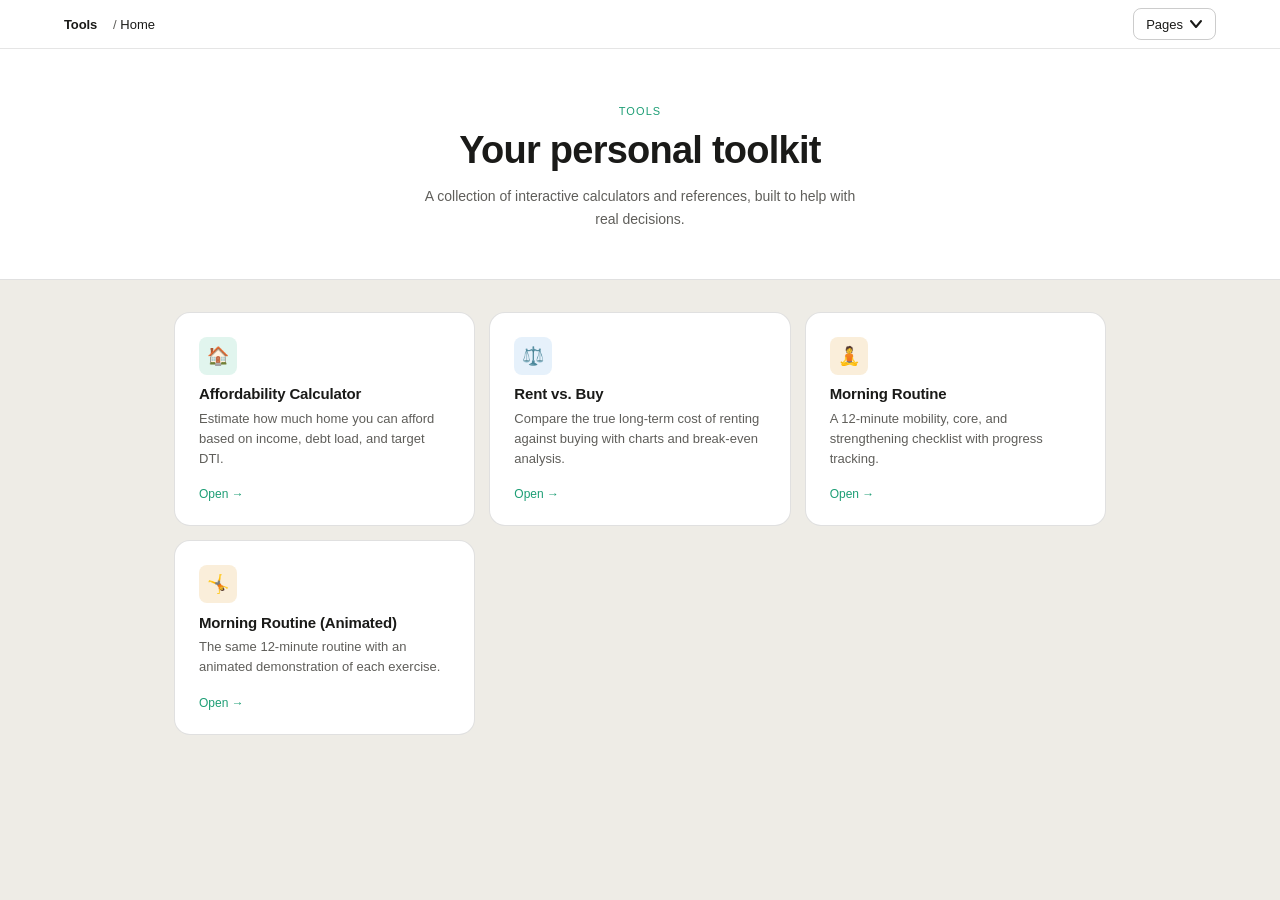
<file: index.html>
<!DOCTYPE html>
<html lang="en">
<head>
  <meta charset="UTF-8">
  <meta name="viewport" content="width=device-width, initial-scale=1.0">
  <title>Tools</title>
  <link rel="stylesheet" href="navbar.css">
  <link rel="stylesheet" href="styles.css">
  <style>
    .hero {
      background: var(--color-background-primary);
      border-bottom: 0.5px solid var(--color-border-tertiary);
      padding: 3.5rem 1.5rem 3rem;
      text-align: center;
    }
    .hero-eyebrow {
      font-size: 11px;
      font-weight: 500;
      letter-spacing: 0.1em;
      text-transform: uppercase;
      color: var(--color-accent);
      margin-bottom: 0.75rem;
    }
    .hero-title {
      font-size: clamp(26px, 5vw, 38px);
      font-weight: 600;
      color: var(--color-text-primary);
      letter-spacing: -0.02em;
      line-height: 1.15;
      margin-bottom: 0.75rem;
    }
    .hero-sub {
      font-size: 14px;
      color: var(--color-text-secondary);
      max-width: 440px;
      margin: 0 auto;
      line-height: 1.65;
    }
    .grid-wrap {
      max-width: 980px;
      margin: 0 auto;
      padding: 2rem 1.5rem 4rem;
      display: grid;
      grid-template-columns: repeat(auto-fill, minmax(260px, 1fr));
      gap: 14px;
    }
    .tool-card {
      background: var(--color-background-primary);
      border: 0.5px solid var(--color-border-tertiary);
      border-radius: var(--radius-xl);
      padding: 1.5rem;
      text-decoration: none;
      color: inherit;
      display: flex;
      flex-direction: column;
      gap: 0.4rem;
      transition: box-shadow 0.15s, transform 0.15s;
    }
    .tool-card:hover {
      box-shadow: 0 4px 20px rgba(0,0,0,0.08);
      transform: translateY(-2px);
    }
    .card-icon {
      width: 38px;
      height: 38px;
      border-radius: var(--radius-md);
      display: flex;
      align-items: center;
      justify-content: center;
      font-size: 18px;
      margin-bottom: 0.25rem;
    }
    .card-title {
      font-size: 15px;
      font-weight: 600;
      color: var(--color-text-primary);
      letter-spacing: -0.01em;
    }
    .card-desc {
      font-size: 13px;
      color: var(--color-text-secondary);
      line-height: 1.55;
    }
    .card-arrow {
      margin-top: auto;
      padding-top: 0.75rem;
      font-size: 12px;
      font-weight: 500;
      color: var(--color-accent);
    }
  </style>
</head>
<body>
  <script src="navbar.js"></script>

  <header class="hero">
    <p class="hero-eyebrow">Tools</p>
    <h1 class="hero-title">Your personal toolkit</h1>
    <p class="hero-sub">A collection of interactive calculators and references, built to help with real decisions.</p>
  </header>

  <main>
    <div class="grid-wrap">

      <a class="tool-card" href="home_affordability_calculator_v6.html">
        <div class="card-icon tag-icon-green">🏠</div>
        <p class="card-title">Affordability Calculator</p>
        <p class="card-desc">Estimate how much home you can afford based on income, debt load, and target DTI.</p>
        <p class="card-arrow">Open →</p>
      </a>

      <a class="tool-card" href="rent_vs_buy_calculator.html">
        <div class="card-icon tag-icon-blue">⚖️</div>
        <p class="card-title">Rent vs. Buy</p>
        <p class="card-desc">Compare the true long-term cost of renting against buying with charts and break-even analysis.</p>
        <p class="card-arrow">Open →</p>
      </a>

      <a class="tool-card" href="daily_routine_card.html">
        <div class="card-icon tag-icon-amber">🧘</div>
        <p class="card-title">Morning Routine</p>
        <p class="card-desc">A 12-minute mobility, core, and strengthening checklist with progress tracking.</p>
        <p class="card-arrow">Open →</p>
      </a>

      <a class="tool-card" href="2026-10-05-daily-routine-card-v4.html">
        <div class="card-icon tag-icon-amber">🤸</div>
        <p class="card-title">Morning Routine (Animated)</p>
        <p class="card-desc">The same 12-minute routine with an animated demonstration of each exercise.</p>
        <p class="card-arrow">Open →</p>
      </a>

      <!-- ADD NEW TOOL CARDS HERE — see ADDING_APPS.md for instructions -->

    </div>
  </main>
</body>
</html>
</file>
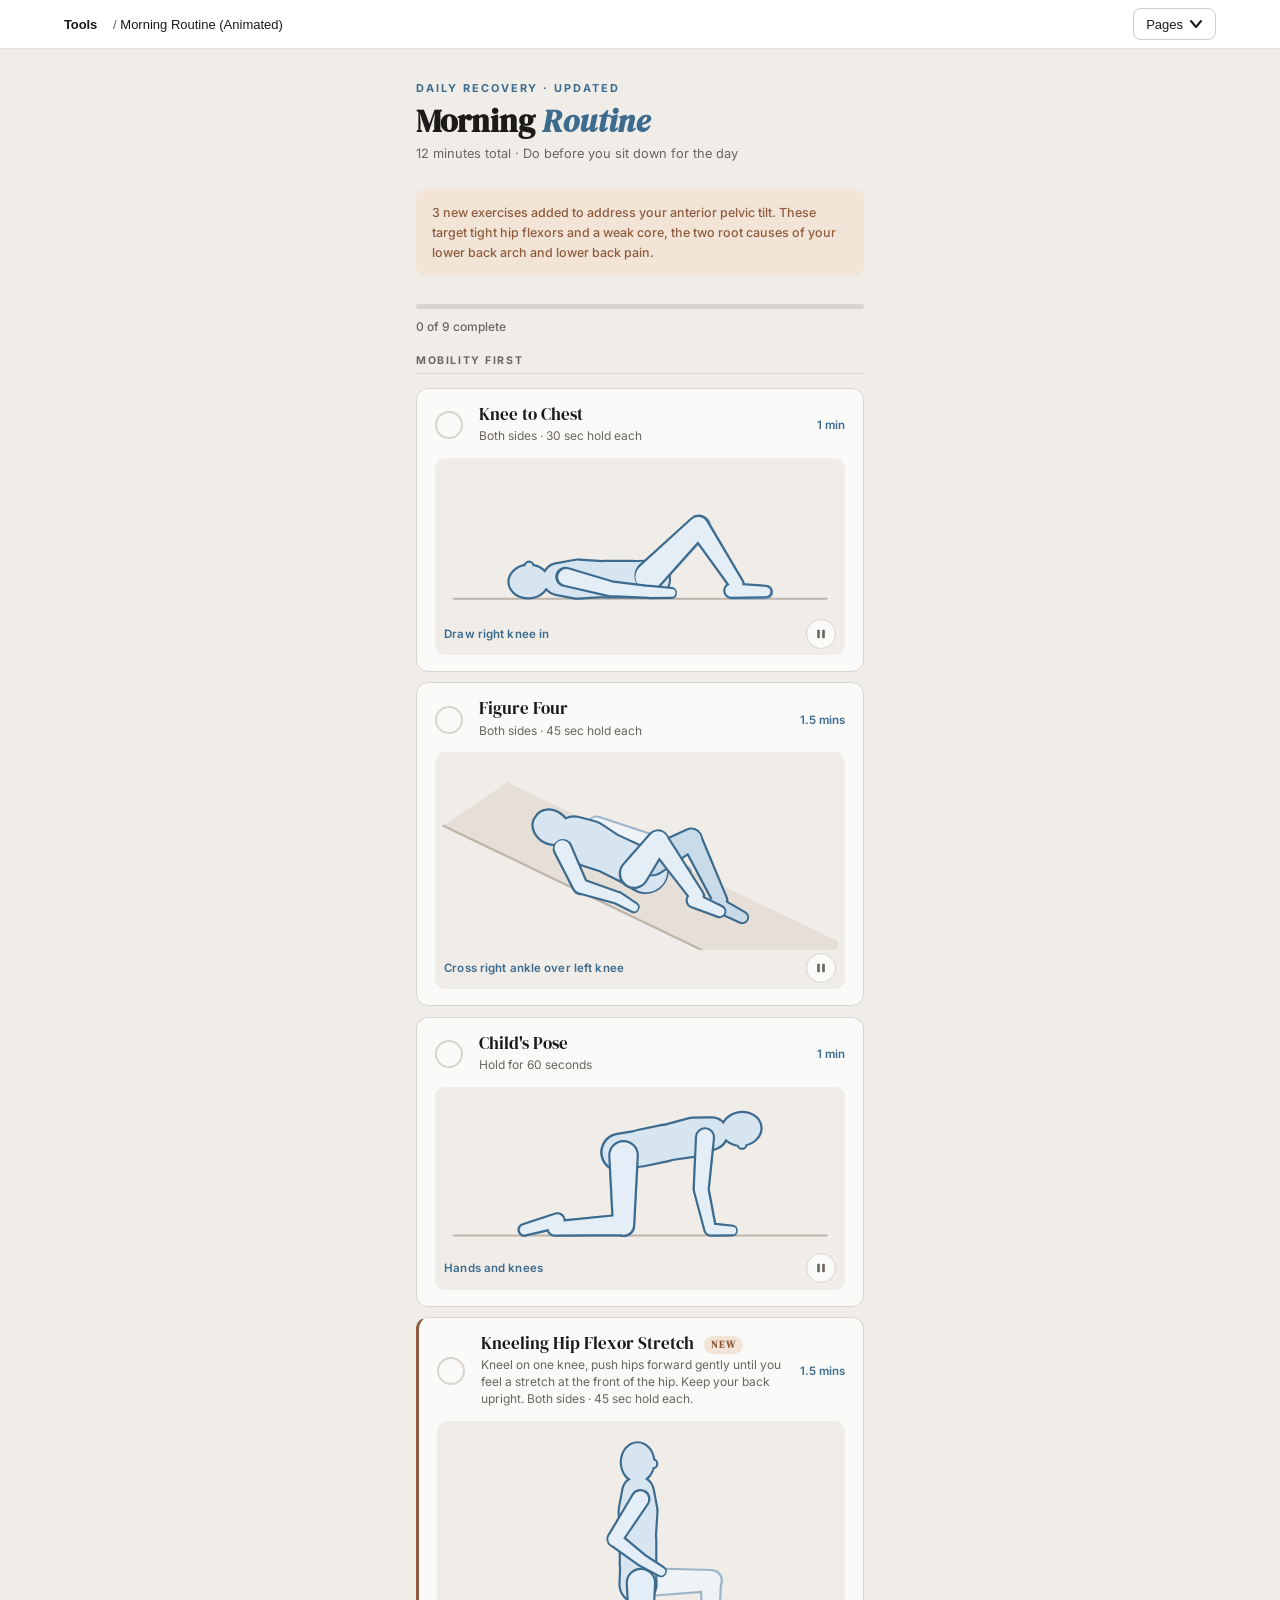
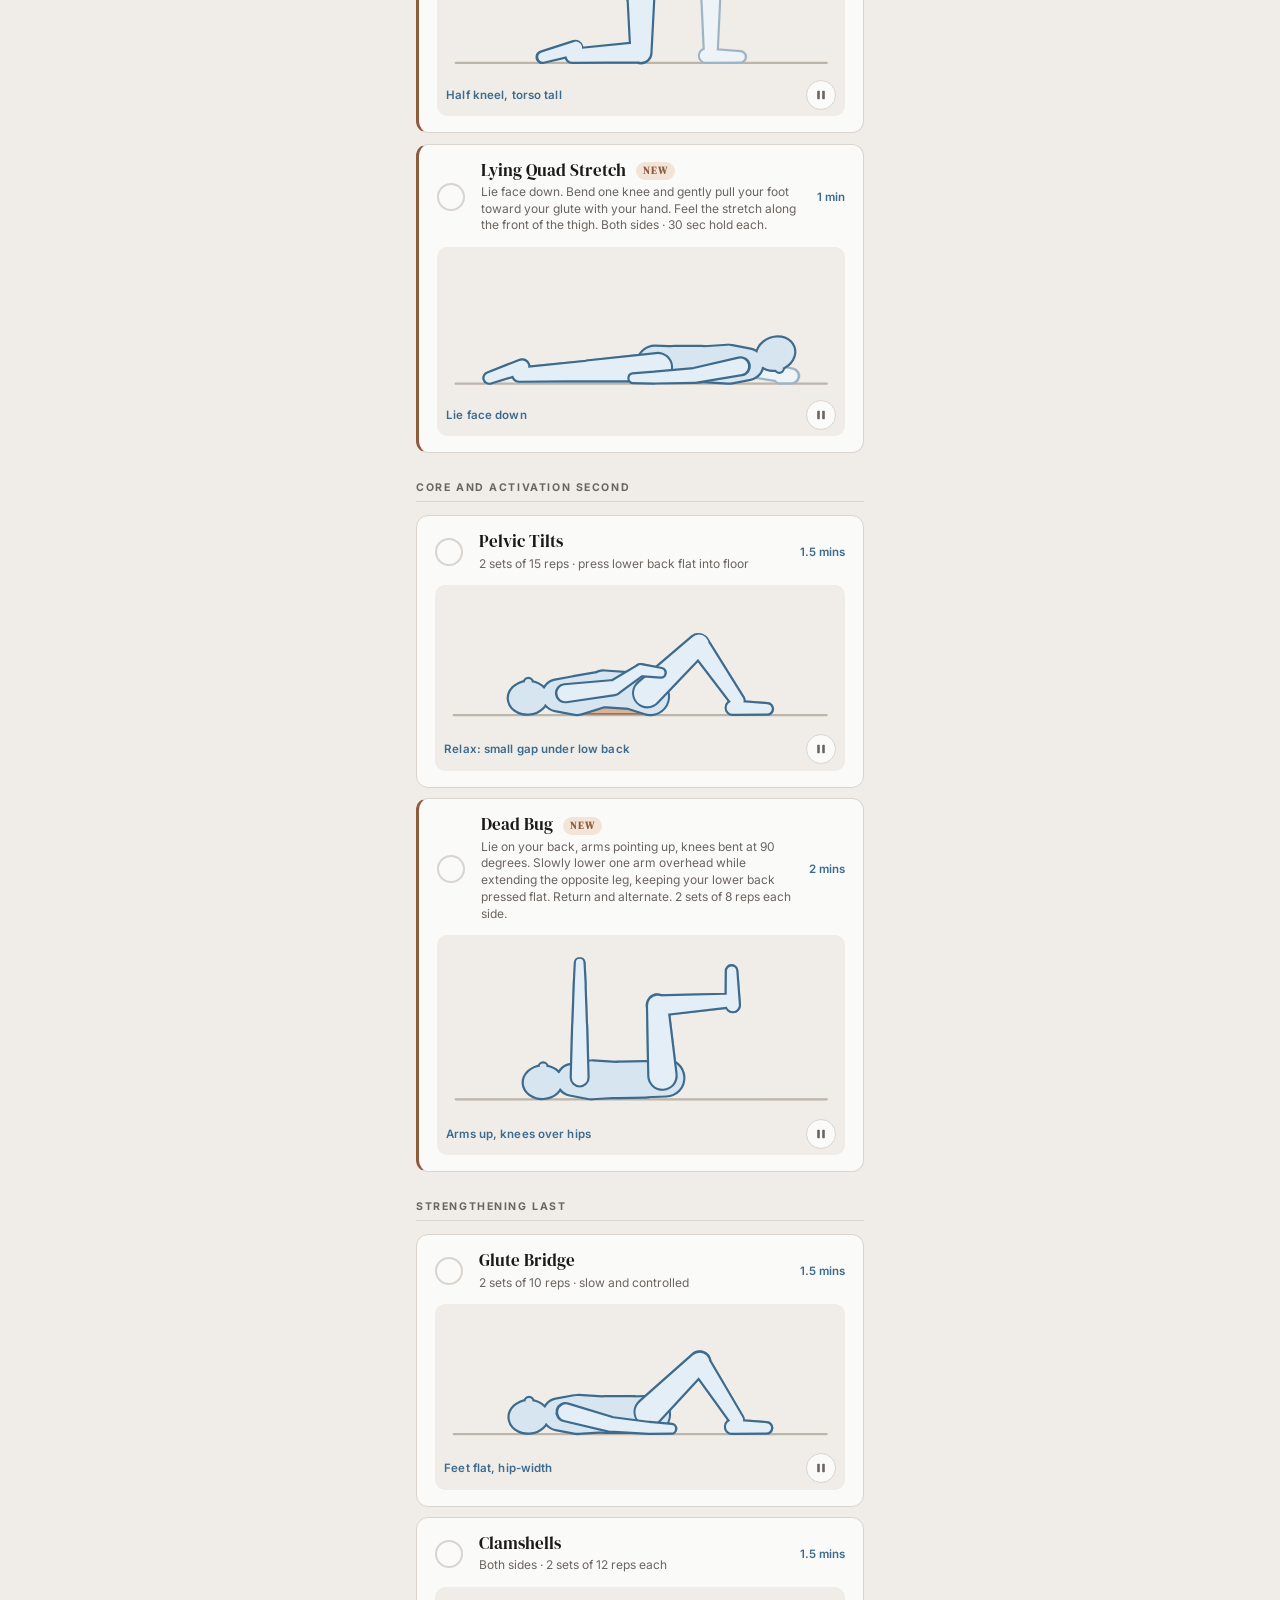
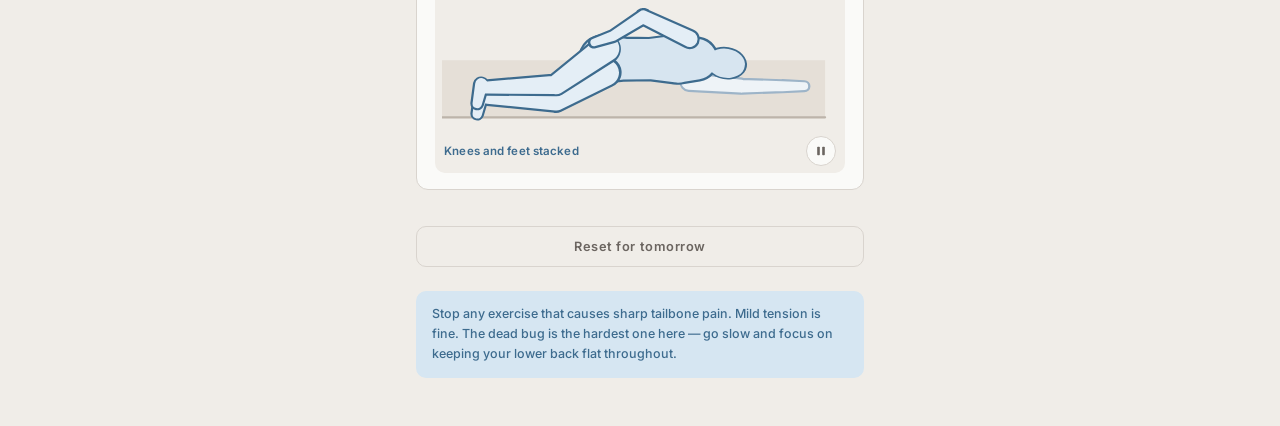
<file: 2026-10-05-daily-routine-card-v4.html>
<!DOCTYPE html>
<html lang="en">
<head>
<meta charset="UTF-8">
<meta name="viewport" content="width=device-width, initial-scale=1.0">
<title>Morning Routine</title>
<link rel="stylesheet" href="navbar.css">
<style>
  @import url('https://fonts.googleapis.com/css2?family=DM+Serif+Display:ital@0;1&family=Inter:wght@300;400;500;600&display=swap');

  *, *::before, *::after { box-sizing: border-box; margin: 0; padding: 0; }

  :root {
    --bg: #F0EDE8;
    --surface: #FAFAF8;
    --ink: #1C1A18;
    --ink-soft: #6B6560;
    --accent: #3D6B8E;
    --accent-light: #D6E6F2;
    --green: #4A6741;
    --green-light: #E4EDE3;
    --orange: #8E5C3D;
    --orange-light: #F2E4D6;
    --rule: #D9D4CE;
  }

  body {
    background: var(--bg);
    font-family: 'Inter', sans-serif;
    color: var(--ink);
    min-height: 100vh;
  }

  .container {
    max-width: 480px;
    margin: 0 auto;
    padding: 2rem 1rem 3rem;
  }

  header { margin-bottom: 1.75rem; }

  .eyebrow {
    font-size: 0.68rem;
    font-weight: 700;
    letter-spacing: 0.18em;
    text-transform: uppercase;
    color: var(--accent);
    margin-bottom: 0.5rem;
  }

  h1 {
    font-family: 'DM Serif Display', serif;
    font-size: 2rem;
    line-height: 1.15;
    color: var(--ink);
  }

  h1 em { font-style: italic; color: var(--accent); }

  .total-time {
    margin-top: 0.4rem;
    font-size: 0.8rem;
    color: var(--ink-soft);
  }

  .progress-bar-wrap {
    background: var(--rule);
    border-radius: 99px;
    height: 5px;
    margin: 1.25rem 0 0.6rem;
    overflow: hidden;
  }

  .progress-bar-fill {
    height: 100%;
    background: var(--green);
    border-radius: 99px;
    transition: width 0.4s ease;
  }

  .progress-label {
    font-size: 0.75rem;
    color: var(--ink-soft);
    margin-bottom: 1.25rem;
    font-weight: 500;
  }

  .section-label {
    font-size: 0.66rem;
    font-weight: 700;
    letter-spacing: 0.15em;
    text-transform: uppercase;
    color: var(--ink-soft);
    margin-bottom: 0.85rem;
    padding-bottom: 0.4rem;
    border-bottom: 1px solid var(--rule);
  }

  .section-note {
    font-size: 0.73rem;
    color: var(--ink-soft);
    margin-bottom: 0.85rem;
    line-height: 1.5;
    font-style: italic;
  }

  .exercise-list {
    display: flex;
    flex-direction: column;
    gap: 0.65rem;
    margin-bottom: 1.75rem;
  }

  .exercise-card {
    background: var(--surface);
    border: 1px solid var(--rule);
    border-radius: 12px;
    padding: 1rem 1.1rem;
    display: flex;
    align-items: center;
    gap: 1rem;
    cursor: pointer;
    transition: background 0.25s, border-color 0.25s, opacity 0.25s;
    user-select: none;
    -webkit-tap-highlight-color: transparent;
  }

  .exercise-card.done {
    background: var(--green-light);
    border-color: var(--green);
    opacity: 0.72;
  }

  .exercise-card.new-exercise {
    border-left: 3px solid var(--orange);
  }

  .exercise-card.new-exercise.done {
    border-left: 3px solid var(--green);
  }

  .check-circle {
    width: 28px;
    height: 28px;
    border-radius: 50%;
    border: 2px solid var(--rule);
    flex-shrink: 0;
    display: flex;
    align-items: center;
    justify-content: center;
    transition: background 0.2s, border-color 0.2s;
    background: transparent;
  }

  .exercise-card.done .check-circle {
    background: var(--green);
    border-color: var(--green);
  }

  .checkmark { display: none; }
  .exercise-card.done .checkmark { display: block; }

  .exercise-info { flex: 1; }

  .exercise-name {
    font-family: 'DM Serif Display', serif;
    font-size: 1.05rem;
    color: var(--ink);
    line-height: 1.2;
    margin-bottom: 0.2rem;
  }

  .exercise-card.done .exercise-name {
    text-decoration: line-through;
    color: var(--ink-soft);
  }

  .exercise-detail {
    font-size: 0.75rem;
    color: var(--ink-soft);
    line-height: 1.4;
  }

  .new-badge {
    font-size: 0.6rem;
    font-weight: 700;
    letter-spacing: 0.08em;
    text-transform: uppercase;
    color: var(--orange);
    background: var(--orange-light);
    border-radius: 99px;
    padding: 0.15rem 0.45rem;
    margin-left: 0.4rem;
    vertical-align: middle;
  }

  .exercise-time {
    font-size: 0.72rem;
    font-weight: 600;
    color: var(--accent);
    white-space: nowrap;
    flex-shrink: 0;
  }

  .exercise-card.done .exercise-time { color: var(--green); }

  .reset-btn {
    width: 100%;
    margin-top: 0.5rem;
    padding: 0.75rem;
    background: transparent;
    border: 1px solid var(--rule);
    border-radius: 10px;
    font-family: 'Inter', sans-serif;
    font-size: 0.8rem;
    font-weight: 600;
    color: var(--ink-soft);
    cursor: pointer;
    letter-spacing: 0.04em;
    transition: background 0.2s;
  }

  .reset-btn:hover { background: var(--rule); }

  .completion-banner {
    display: none;
    background: var(--green-light);
    border: 1px solid var(--green);
    border-radius: 12px;
    padding: 1rem 1.25rem;
    text-align: center;
    margin-bottom: 1rem;
  }

  .completion-banner.visible { display: block; }

  .completion-banner p {
    font-family: 'DM Serif Display', serif;
    font-size: 1.1rem;
    color: var(--green);
  }

  .completion-banner span {
    font-size: 0.8rem;
    color: var(--ink-soft);
    display: block;
    margin-top: 0.2rem;
    font-family: 'Inter', sans-serif;
  }

  .tip-box {
    background: var(--accent-light);
    border-radius: 10px;
    padding: 0.85rem 1rem;
    font-size: 0.78rem;
    color: var(--accent);
    line-height: 1.6;
    margin-top: 1.5rem;
    font-weight: 500;
  }

  .why-box {
    background: var(--orange-light);
    border-radius: 10px;
    padding: 0.85rem 1rem;
    font-size: 0.78rem;
    color: var(--orange);
    line-height: 1.6;
    margin-bottom: 1.75rem;
    font-weight: 500;
  }

  /* ---- animated demonstrations ---- */
  .exercise-card { flex-wrap: wrap; row-gap: 0.8rem; }

  .demo {
    flex: 0 0 100%;
    background: var(--bg);
    border-radius: 10px;
    padding: 0.35rem 0.45rem 0.4rem;
  }

  .demo-svg { display: block; width: 100%; height: auto; }

  .demo-bar {
    display: flex;
    align-items: center;
    justify-content: space-between;
    gap: 0.5rem;
    padding: 0.2rem 0.15rem 0;
  }

  .demo-phase {
    font-size: 0.72rem;
    font-weight: 600;
    color: var(--accent);
    letter-spacing: 0.01em;
    min-height: 1em;
  }

  .demo-btn {
    width: 30px;
    height: 30px;
    flex-shrink: 0;
    border-radius: 50%;
    border: 1px solid var(--rule);
    background: var(--surface);
    color: var(--ink-soft);
    display: flex;
    align-items: center;
    justify-content: center;
    cursor: pointer;
    -webkit-tap-highlight-color: transparent;
  }

  .demo-btn:focus-visible { outline: 2px solid var(--accent); outline-offset: 2px; }

  .exercise-card.done .demo-phase { color: var(--green); }
</style>
</head>
<body>
<script src="navbar.js"></script>
<div class="container">

  <header>
    <p class="eyebrow">Daily Recovery · Updated</p>
    <h1>Morning <em>Routine</em></h1>
    <p class="total-time">12 minutes total · Do before you sit down for the day</p>
  </header>

  <div class="why-box">
    3 new exercises added to address your anterior pelvic tilt. These target tight hip flexors and a weak core, the two root causes of your lower back arch and lower back pain.
  </div>

  <div class="progress-bar-wrap">
    <div class="progress-bar-fill" id="progressBar" style="width: 0%"></div>
  </div>
  <p class="progress-label" id="progressLabel">0 of 9 complete</p>

  <div id="completionBanner" class="completion-banner">
    <p>Routine complete.</p>
    <span>Great work. Your body will thank you.</span>
  </div>

  <!-- SECTION 1: MOBILITY -->
  <p class="section-label">Mobility First</p>
  <div class="exercise-list">

    <div class="exercise-card" onclick="toggle(this)">
      <div class="check-circle">
        <svg class="checkmark" width="14" height="14" viewBox="0 0 14 14" fill="none">
          <path d="M2 7L5.5 10.5L12 3.5" stroke="white" stroke-width="2" stroke-linecap="round" stroke-linejoin="round"/>
        </svg>
      </div>
      <div class="exercise-info">
        <p class="exercise-name">Knee to Chest</p>
        <p class="exercise-detail">Both sides · 30 sec hold each</p>
      </div>
      <span class="exercise-time">1 min</span>
      <div class="demo" data-ex="kneeToChest"></div>
    </div>

    <div class="exercise-card" onclick="toggle(this)">
      <div class="check-circle">
        <svg class="checkmark" width="14" height="14" viewBox="0 0 14 14" fill="none">
          <path d="M2 7L5.5 10.5L12 3.5" stroke="white" stroke-width="2" stroke-linecap="round" stroke-linejoin="round"/>
        </svg>
      </div>
      <div class="exercise-info">
        <p class="exercise-name">Figure Four</p>
        <p class="exercise-detail">Both sides · 45 sec hold each</p>
      </div>
      <span class="exercise-time">1.5 mins</span>
      <div class="demo" data-ex="figureFour"></div>
    </div>

    <div class="exercise-card" onclick="toggle(this)">
      <div class="check-circle">
        <svg class="checkmark" width="14" height="14" viewBox="0 0 14 14" fill="none">
          <path d="M2 7L5.5 10.5L12 3.5" stroke="white" stroke-width="2" stroke-linecap="round" stroke-linejoin="round"/>
        </svg>
      </div>
      <div class="exercise-info">
        <p class="exercise-name">Child's Pose</p>
        <p class="exercise-detail">Hold for 60 seconds</p>
      </div>
      <span class="exercise-time">1 min</span>
      <div class="demo" data-ex="childsPose"></div>
    </div>

    <div class="exercise-card new-exercise" onclick="toggle(this)">
      <div class="check-circle">
        <svg class="checkmark" width="14" height="14" viewBox="0 0 14 14" fill="none">
          <path d="M2 7L5.5 10.5L12 3.5" stroke="white" stroke-width="2" stroke-linecap="round" stroke-linejoin="round"/>
        </svg>
      </div>
      <div class="exercise-info">
        <p class="exercise-name">Kneeling Hip Flexor Stretch <span class="new-badge">New</span></p>
        <p class="exercise-detail">Kneel on one knee, push hips forward gently until you feel a stretch at the front of the hip. Keep your back upright. Both sides · 45 sec hold each.</p>
      </div>
      <span class="exercise-time">1.5 mins</span>
      <div class="demo" data-ex="hipFlexor"></div>
    </div>

    <div class="exercise-card new-exercise" onclick="toggle(this)">
      <div class="check-circle">
        <svg class="checkmark" width="14" height="14" viewBox="0 0 14 14" fill="none">
          <path d="M2 7L5.5 10.5L12 3.5" stroke="white" stroke-width="2" stroke-linecap="round" stroke-linejoin="round"/>
        </svg>
      </div>
      <div class="exercise-info">
        <p class="exercise-name">Lying Quad Stretch <span class="new-badge">New</span></p>
        <p class="exercise-detail">Lie face down. Bend one knee and gently pull your foot toward your glute with your hand. Feel the stretch along the front of the thigh. Both sides · 30 sec hold each.</p>
      </div>
      <span class="exercise-time">1 min</span>
      <div class="demo" data-ex="quadStretch"></div>
    </div>

  </div>

  <!-- SECTION 2: CORE AND ACTIVATION -->
  <p class="section-label">Core and Activation Second</p>
  <div class="exercise-list">

    <div class="exercise-card" onclick="toggle(this)">
      <div class="check-circle">
        <svg class="checkmark" width="14" height="14" viewBox="0 0 14 14" fill="none">
          <path d="M2 7L5.5 10.5L12 3.5" stroke="white" stroke-width="2" stroke-linecap="round" stroke-linejoin="round"/>
        </svg>
      </div>
      <div class="exercise-info">
        <p class="exercise-name">Pelvic Tilts</p>
        <p class="exercise-detail">2 sets of 15 reps · press lower back flat into floor</p>
      </div>
      <span class="exercise-time">1.5 mins</span>
      <div class="demo" data-ex="pelvicTilt"></div>
    </div>

    <div class="exercise-card new-exercise" onclick="toggle(this)">
      <div class="check-circle">
        <svg class="checkmark" width="14" height="14" viewBox="0 0 14 14" fill="none">
          <path d="M2 7L5.5 10.5L12 3.5" stroke="white" stroke-width="2" stroke-linecap="round" stroke-linejoin="round"/>
        </svg>
      </div>
      <div class="exercise-info">
        <p class="exercise-name">Dead Bug <span class="new-badge">New</span></p>
        <p class="exercise-detail">Lie on your back, arms pointing up, knees bent at 90 degrees. Slowly lower one arm overhead while extending the opposite leg, keeping your lower back pressed flat. Return and alternate. 2 sets of 8 reps each side.</p>
      </div>
      <span class="exercise-time">2 mins</span>
      <div class="demo" data-ex="deadBug"></div>
    </div>

  </div>

  <!-- SECTION 3: STRENGTHENING -->
  <p class="section-label">Strengthening Last</p>
  <div class="exercise-list">

    <div class="exercise-card" onclick="toggle(this)">
      <div class="check-circle">
        <svg class="checkmark" width="14" height="14" viewBox="0 0 14 14" fill="none">
          <path d="M2 7L5.5 10.5L12 3.5" stroke="white" stroke-width="2" stroke-linecap="round" stroke-linejoin="round"/>
        </svg>
      </div>
      <div class="exercise-info">
        <p class="exercise-name">Glute Bridge</p>
        <p class="exercise-detail">2 sets of 10 reps · slow and controlled</p>
      </div>
      <span class="exercise-time">1.5 mins</span>
      <div class="demo" data-ex="gluteBridge"></div>
    </div>

    <div class="exercise-card" onclick="toggle(this)">
      <div class="check-circle">
        <svg class="checkmark" width="14" height="14" viewBox="0 0 14 14" fill="none">
          <path d="M2 7L5.5 10.5L12 3.5" stroke="white" stroke-width="2" stroke-linecap="round" stroke-linejoin="round"/>
        </svg>
      </div>
      <div class="exercise-info">
        <p class="exercise-name">Clamshells</p>
        <p class="exercise-detail">Both sides · 2 sets of 12 reps each</p>
      </div>
      <span class="exercise-time">1.5 mins</span>
      <div class="demo" data-ex="clamshell"></div>
    </div>

  </div>

  <button class="reset-btn" onclick="resetAll()">Reset for tomorrow</button>

  <div class="tip-box">
    Stop any exercise that causes sharp tailbone pain. Mild tension is fine. The dead bug is the hardest one here — go slow and focus on keeping your lower back flat throughout.
  </div>

</div>

<script>
  const cards = document.querySelectorAll('.exercise-card');
  const total = cards.length;

  function toggle(card) {
    card.classList.toggle('done');
    updateProgress();
  }

  function updateProgress() {
    const done = document.querySelectorAll('.exercise-card.done').length;
    const pct = Math.round((done / total) * 100);
    document.getElementById('progressBar').style.width = pct + '%';
    document.getElementById('progressLabel').textContent = done + ' of ' + total + ' complete';
    document.getElementById('completionBanner').classList.toggle('visible', done === total);
  }

  function resetAll() {
    cards.forEach(c => c.classList.remove('done'));
    updateProgress();
  }
</script>

<script>
/* Figure engine: articulated body, forward + two-bone inverse kinematics, exercise keyframes */
(function (G) {
  'use strict';
  // ---------- math ----------
  const DEG = Math.PI / 180;
  const sind = d => Math.sin(d * DEG), cosd = d => Math.cos(d * DEG);
  const add = (a, b) => [a[0] + b[0], a[1] + b[1], a[2] + b[2]];
  const sub = (a, b) => [a[0] - b[0], a[1] - b[1], a[2] - b[2]];
  const scl = (a, s) => [a[0] * s, a[1] * s, a[2] * s];
  const dot = (a, b) => a[0] * b[0] + a[1] * b[1] + a[2] * b[2];
  const crs = (a, b) => [a[1] * b[2] - a[2] * b[1], a[2] * b[0] - a[0] * b[2], a[0] * b[1] - a[1] * b[0]];
  const len = a => Math.hypot(a[0], a[1], a[2]);
  const nrm = a => { const l = len(a) || 1; return [a[0] / l, a[1] / l, a[2] / l]; };
  const mix = (a, b, t) => [a[0] + (b[0] - a[0]) * t, a[1] + (b[1] - a[1]) * t, a[2] + (b[2] - a[2]) * t];
  const lerp = (a, b, t) => a + (b - a) * t;
  const clamp = (v, lo, hi) => Math.max(lo, Math.min(hi, v));
  // 3x3 matrices, row-major; columns are the local axes expressed in world space
  const mm = (a, b) => {
    const o = new Array(9);
    for (let r = 0; r < 3; r++) for (let c = 0; c < 3; c++)
      o[r * 3 + c] = a[r * 3] * b[c] + a[r * 3 + 1] * b[3 + c] + a[r * 3 + 2] * b[6 + c];
    return o;
  };
  const mv = (m, v) => [m[0] * v[0] + m[1] * v[1] + m[2] * v[2], m[3] * v[0] + m[4] * v[1] + m[5] * v[2], m[6] * v[0] + m[7] * v[1] + m[8] * v[2]];
  const rx = d => { const c = cosd(d), s = sind(d); return [1, 0, 0, 0, c, -s, 0, s, c]; };
  const ry = d => { const c = cosd(d), s = sind(d); return [c, 0, s, 0, 1, 0, -s, 0, c]; };
  const rz = d => { const c = cosd(d), s = sind(d); return [c, -s, 0, s, c, 0, 0, 0, 1]; };
  const cols = (x, y, z) => [x[0], y[0], z[0], x[1], y[1], z[1], x[2], y[2], z[2]];
  const col = (m, i) => [m[i], m[3 + i], m[6 + i]];
  // orthonormal frame with X along fwd and Y as close to up as possible
  const frame = (fwd, up) => {
    const x = nrm(fwd);
    const y = nrm(sub(up, scl(x, dot(up, x))));
    return cols(x, y, crs(x, y));
  };
  // rotate v about unit axis k by deg (Rodrigues)
  const rotAxis = (v, k, d) => {
    const c = cosd(d), s = sind(d);
    return add(add(scl(v, c), scl(crs(k, v), s)), scl(k, dot(k, v) * (1 - c)));
  };
  const perpAny = u => nrm(Math.abs(u[1]) < 0.9 ? crs(u, [0, 1, 0]) : crs(u, [1, 0, 0]));
  const val = (x, sk) => (typeof x === 'function' ? x(sk) : x);

  // ---------- body (units: 1 = ~0.85 cm; standing height ~200) ----------
  // Body frame: X = anterior, Y = superior, Z = subject's right.
  const B = {
    pelvis: { a: [-2, -2, 0], b: [-2, 12, 0], r: [12, 11.5], w: [17, 15] },
    lumbar: { len: 18, r: [11.8, 11.8], w: [15, 14.5] },
    thorax: { len: 19, r: [11.4, 12.6], w: [14.5, 17.5] },
    upper: { len: 13, r: [12.6, 10.2], w: [17.5, 15.5] },
    neck: { len: 9, r: [5.4, 5.2] },
    head: { c: [-0.3, 11.5, 0], ax: [10.8, 13, 8.8], nose: [10.4, -1, 0], noseR: 2.4 },
    hipZ: 10,
    thigh: { len: 48, r: [9, 6.5] },
    shin: { len: 47, r: [6.3, 4.1] },
    foot: { heel: [-3.5, -4.6, 0], toe: [20, -5.4, 0], r: [4.2, 3.2] },
    shoulder: [1.5, -5, 18],
    upperArm: { len: 36, r: [5.4, 4.4] },
    forearm: { len: 28, r: [4.3, 3.3] },
    hand: { len: 15, r: [3.4, 2.6] },
  };
  const ANKLE_H = 8.8; // ankle centre height with the foot flat

  const sgn = side => (side === 'R' ? 1 : -1);

  // two-bone IK: root A, target T, pole = direction the middle joint should bulge toward
  function ik2(A, T, l1, l2, pole) {
    const d = sub(T, A);
    const dist = len(d);
    const dd = clamp(dist, Math.abs(l1 - l2) + 0.01, l1 + l2 - 0.01);
    const u = dist > 1e-6 ? scl(d, 1 / dist) : [0, -1, 0];
    let p = sub(pole, scl(u, dot(pole, u)));
    p = len(p) < 1e-6 ? perpAny(u) : nrm(p);
    const a = (l1 * l1 - l2 * l2 + dd * dd) / (2 * dd);
    const h = Math.sqrt(Math.max(0, l1 * l1 - a * a));
    const J = add(A, add(scl(u, a), scl(p, h)));
    const E = add(A, scl(u, dd));
    return { J, E, p, miss: len(sub(E, T)) };
  }
  // bone frames for an IK chain. hinge +1 = knee (bulges anteriorly), -1 = elbow (bulges posteriorly)
  function chainFrames(A, J, E, p, hinge) {
    const d1 = nrm(sub(J, A)), d2 = nrm(sub(E, J));
    let Z = hinge > 0 ? crs(d1, p) : crs(p, d1);
    Z = len(Z) < 1e-6 ? perpAny(d1) : nrm(Z);
    const Y1 = scl(d1, -1), Y2 = scl(d2, -1);
    return [cols(crs(Y1, Z), Y1, Z), cols(nrm(crs(Y2, Z)), Y2, Z)];
  }

  // pole that puts the middle joint of chain A->T at height y, on the side of `side`
  function poleForY(A, T, l1, l2, y, side) {
    const d = sub(T, A), dist = len(d), u = scl(d, 1 / dist);
    const a = (l1 * l1 - l2 * l2 + dist * dist) / (2 * dist);
    const h = Math.sqrt(Math.max(0, l1 * l1 - a * a));
    const c = add(A, scl(u, a));
    const e1 = nrm(sub(side, scl(u, dot(side, u)))), e2 = crs(u, e1);
    // c.y + h*(e1.y cos f + e2.y sin f) = y
    const R = h * Math.hypot(e1[1], e2[1]), ph = Math.atan2(e2[1], e1[1]);
    const k = clamp((y - c[1]) / (R || 1), -1, 1);
    const f1 = ph + Math.acos(k), f2 = ph - Math.acos(k);
    const pick = Math.cos(f1) >= Math.cos(f2) ? f1 : f2;
    return add(scl(e1, Math.cos(pick)), scl(e2, Math.sin(pick)));
  }
  function cap(name, part, a, b, r, w, M) { return { kind: 'cap', name, part, a, b, r, w, M }; }

  // ---------- pose solver ----------
  // spec: front, head (world dirs of body X/Y), rotZ (world deg), tilt (pelvis, + = posterior),
  //       spine{lumbar,thorax,upper,neck,head,neckLat,headTurn} (+ = flexion),
  //       anchor{joint, at:[x, y|null(settle), z]}, legs{R,L}, arms{R,L}, shOffR/L, breath, order
  function solve(spec) {
    const sk = { j: {}, m: {}, segs: [], misses: [], twist: [] };
    let W = frame(spec.front, spec.head);
    if (spec.rotZ) W = mm(rz(spec.rotZ), W);
    const P = mm(W, rz(spec.tilt || 0));
    const sp = Object.assign({ lumbar: 0, thorax: 0, upper: 0, neck: 0, head: 0, neckLat: 0, headTurn: 0 }, spec.spine);
    const j = sk.j, m = sk.m;
    j.hip = [0, 0, 0];
    j.pelA = mv(P, B.pelvis.a);
    j.pelB = mv(P, B.pelvis.b);
    m.P = P;
    m.L = mm(P, rz(-sp.lumbar)); j.lumE = add(j.pelB, mv(m.L, [0, B.lumbar.len, 0]));
    m.T = mm(m.L, rz(-sp.thorax)); j.thoE = add(j.lumE, mv(m.T, [0, B.thorax.len, 0]));
    m.U = mm(m.T, rz(-sp.upper)); j.upE = add(j.thoE, mv(m.U, [0, B.upper.len, 0]));
    m.N = mm(m.U, mm(rz(-sp.neck), rx(sp.neckLat))); j.neckE = add(j.upE, mv(m.N, [0, B.neck.len, 0]));
    m.H = mm(m.N, mm(rz(-sp.head), ry(sp.headTurn))); j.headC = add(j.neckE, mv(m.H, B.head.c));
    j.nose = add(j.headC, mv(m.H, B.head.nose));
    for (const S of ['R', 'L']) {
      const s = sgn(S);
      j['hip' + S] = mv(P, [0, 0, s * B.hipZ]);
      const off = spec['shOff' + S] || [0, 0, 0];
      j['sh' + S] = add(j.upE, mv(m.U, add([B.shoulder[0], B.shoulder[1], s * B.shoulder[2]], off)));
    }
    const breath = spec.breath || 0;
    const torsoSegs = [
      cap('pelvis', 'torso', j.pelA, j.pelB, B.pelvis.r, B.pelvis.w, P),
      cap('lumbar', 'torso', j.pelB, j.lumE, B.lumbar.r, B.lumbar.w, m.L),
      cap('thorax', 'torso', j.lumE, j.thoE, B.thorax.r.map(r => r * (1 + 0.07 * breath)), B.thorax.w, m.T),
      cap('upper', 'torso', j.thoE, j.upE, B.upper.r.map(r => r * (1 + 0.05 * breath)), B.upper.w, m.U),
      cap('neck', 'torso', j.upE, j.neckE, B.neck.r, null, m.N),
      { kind: 'ell', name: 'head', part: 'torso', c: j.headC, M: m.H, ax: B.head.ax },
      { kind: 'cap', name: 'nose', part: 'torso', a: j.nose, b: j.nose, r: [B.head.noseR, B.head.noseR], w: null, M: m.H },
    ];

    // forward-kinematic limbs (before anchoring)
    const legs = spec.legs || {}, arms = spec.arms || {};
    const fkSegs = [];
    sk.legFK = (S, ang) => legFK(sk, S, ang);
    sk.armFK = (S, ang) => armFK(sk, S, ang);
    for (const S of ['R', 'L']) {
      if (legs[S] && !legs[S].ik) { storeLeg(sk, S, legFK(sk, S, legs[S])); fkSegs.push(...legSegs(sk, S)); }
      if (arms[S] && !arms[S].ik) { storeArm(sk, S, armFK(sk, S, arms[S])); fkSegs.push(...armSegs(sk, S)); }
    }

    // anchor + settle onto the floor (y = 0)
    const an = spec.anchor || { joint: 'hip', at: [0, null, 0] };
    const ref = j[an.joint];
    const T = [an.at[0] - ref[0], 0, an.at[2] - ref[2]];
    if (an.at[1] === null || an.at[1] === undefined) {
      let mn = Infinity;
      const pool = spec.settle === 'trunk' ? torsoSegs.slice(0, 4) : spec.settle === 'torso' ? torsoSegs : torsoSegs.concat(fkSegs);
      for (const s of pool) mn = Math.min(mn, bottom(s));
      T[1] = -mn + (spec.lift || 0);
    } else T[1] = an.at[1] - ref[1];
    for (const k in j) j[k] = add(j[k], T);
    sk.offset = T;

    // inverse-kinematic limbs (targets are in world space)
    const order = spec.order || ['R', 'L'];
    for (const S of order) if (legs[S] && legs[S].ik) ikLeg(sk, S, legs[S].ik);
    for (const S of order) if (arms[S] && arms[S].ik) ikArm(sk, S, arms[S].ik);

    sk.segs = torsoSegs.map(s => (s.kind === 'ell' ? Object.assign({}, s, { c: j.headC }) : Object.assign({}, s, { a: j[segJ[s.name][0]], b: j[segJ[s.name][1]] })));
    for (const S of ['R', 'L']) {
      if (legs[S]) sk.segs.push(...legSegs(sk, S));
      if (arms[S]) sk.segs.push(...armSegs(sk, S));
    }
    // highlights
    sk.hl = (spec.hl || []).filter(h => h.alpha > 0.01).map(h => ({ part: h.part, a: val(h.a, sk), b: val(h.b, sk), r: h.r, alpha: h.alpha }));
    sk.spec = spec;
    return sk;
  }
  const segJ = { pelvis: ['pelA', 'pelB'], lumbar: ['pelB', 'lumE'], thorax: ['lumE', 'thoE'], upper: ['thoE', 'upE'], neck: ['upE', 'neckE'], nose: ['nose', 'nose'] };

  function legFK(sk, S, ang) {
    const s = sgn(S), h = ang.hip || [0, 0, 0];
    const Th = mm(sk.m.P, mm(rz(h[0]), mm(rx(-s * (h[1] || 0)), ry(-s * (h[2] || 0)))));
    const hip = sk.j['hip' + S];
    const knee = add(hip, mv(Th, [0, -B.thigh.len, 0]));
    const Sh = mm(Th, rz(-(ang.knee || 0)));
    const ankle = add(knee, mv(Sh, [0, -B.shin.len, 0]));
    const Ft = mm(Sh, rz(ang.ankle || 0));
    return { Th, Sh, Ft, knee, ankle };
  }
  function storeLeg(sk, S, r) {
    sk.m['thigh' + S] = r.Th; sk.m['shin' + S] = r.Sh; sk.m['foot' + S] = r.Ft;
    sk.j['knee' + S] = r.knee; sk.j['ankle' + S] = r.ankle;
    sk.j['heel' + S] = add(r.ankle, mv(r.Ft, B.foot.heel));
    sk.j['toe' + S] = add(r.ankle, mv(r.Ft, B.foot.toe));
  }
  function legSegs(sk, S) {
    const j = sk.j, m = sk.m;
    return [
      cap('thigh' + S, 'leg' + S, j['hip' + S], j['knee' + S], B.thigh.r, null, m['thigh' + S]),
      cap('shin' + S, 'leg' + S, j['knee' + S], j['ankle' + S], B.shin.r, null, m['shin' + S]),
      cap('foot' + S, 'leg' + S, j['heel' + S], j['toe' + S], B.foot.r, null, m['foot' + S]),
    ];
  }
  function armFK(sk, S, ang) {
    const s = sgn(S), a = ang.sh || [0, 0, 0];
    const Ua = mm(sk.m.U, mm(rz(a[0]), mm(rx(-s * (a[1] || 0)), ry(-s * (a[2] || 0)))));
    const sh = sk.j['sh' + S];
    const elbow = add(sh, mv(Ua, [0, -B.upperArm.len, 0]));
    const Fa = mm(Ua, rz(ang.elbow || 0));
    const wrist = add(elbow, mv(Fa, [0, -B.forearm.len, 0]));
    const Ha = mm(Fa, rz(ang.wrist || 0));
    return { Ua, Fa, Ha, elbow, wrist };
  }
  function storeArm(sk, S, r) {
    sk.m['uarm' + S] = r.Ua; sk.m['farm' + S] = r.Fa; sk.m['hand' + S] = r.Ha;
    sk.j['elbow' + S] = r.elbow; sk.j['wrist' + S] = r.wrist;
    sk.j['tip' + S] = add(r.wrist, mv(r.Ha, [0, -B.hand.len, 0]));
  }
  function armSegs(sk, S) {
    const j = sk.j, m = sk.m;
    return [
      cap('uarm' + S, 'arm' + S, j['sh' + S], j['elbow' + S], B.upperArm.r, null, m['uarm' + S]),
      cap('farm' + S, 'arm' + S, j['elbow' + S], j['wrist' + S], B.forearm.r, null, m['farm' + S]),
      cap('hand' + S, 'arm' + S, j['wrist' + S], j['tip' + S], B.hand.r, null, m['hand' + S]),
    ];
  }
  function ikLeg(sk, S, c) {
    const A = sk.j['hip' + S];
    const T = val(c.target, sk);
    const r = ik2(A, T, B.thigh.len, B.shin.len, nrm(val(c.pole, sk)));
    if (r.miss > 0.05) sk.misses.push({ limb: 'leg' + S, miss: r.miss });
    const [Th, Sh] = chainFrames(A, r.J, r.E, r.p, 1);
    const rel = mm(Sh, rz(c.ankle || 0));
    let Ft = rel;
    const f = val(c.foot, sk);
    if (f) {
      const w = c.footW === undefined ? 1 : c.footW;
      Ft = w >= 0.999 ? frame(f.fwd, f.up) : frame(nrm(mix(col(rel, 0), f.fwd, w)), nrm(mix(col(rel, 1), f.up, w)));
    }
    // hinge axis of the knee should stay roughly aligned with the pelvis' left-right axis
    sk.twist.push({ limb: 'leg' + S, dot: dot(col(Th, 2), col(sk.m.P, 2)) });
    storeLeg(sk, S, { Th, Sh, Ft, knee: r.J, ankle: r.E });
  }
  function ikArm(sk, S, c) {
    const A = sk.j['sh' + S];
    const T = val(c.target, sk);
    const r = ik2(A, T, B.upperArm.len, B.forearm.len, nrm(val(c.pole, sk)));
    if (r.miss > 0.05) sk.misses.push({ limb: 'arm' + S, miss: r.miss });
    const [Ua, Fa] = chainFrames(A, r.J, r.E, r.p, -1);
    let Ha = mm(Fa, rz(c.wrist || 0));
    const hd = c.hand && val(c.hand.dir, sk);
    if (hd) {
      const Y = scl(nrm(hd), -1);
      let Z = sub(col(Fa, 2), scl(Y, dot(col(Fa, 2), Y)));
      Z = len(Z) < 1e-6 ? perpAny(Y) : nrm(Z);
      Ha = cols(crs(Y, Z), Y, Z);
    }
    storeArm(sk, S, { Ua, Fa, Ha, elbow: r.J, wrist: r.E });
  }

  // lowest world-y point of a drawable
  function bottom(s) {
    if (s.kind === 'ell') {
      let e = 0;
      for (let i = 0; i < 3; i++) e += (s.ax[i] * s.M[3 + i]) ** 2;
      return s.c[1] - Math.sqrt(e);
    }
    if (!s.w) return Math.min(s.a[1] - s.r[0], s.b[1] - s.r[1]);
    const Xy = s.M[3], Yy = s.M[4], Zy = s.M[5];
    const ext = (r, w) => Math.sqrt((r * Xy) ** 2 + (w * Zy) ** 2 + (Math.min(r, w) * Yy) ** 2);
    return Math.min(s.a[1] - ext(s.r[0], s.w[0]), s.b[1] - ext(s.r[1], s.w[1]));
  }

  // ---------- shared poses ----------
  const SUP = { front: [0, 1, 0], head: [-1, 0, 0] }; // lying on back, head to the left, right side to camera
  const PRONE = { front: [0, -1, 0], head: [1, 0, 0] }; // face down, head to the right
  const FOOT_FLAT = { fwd: [1, 0, 0], up: [0, 1, 0] };
  const TOE_ANG = 17.6; // top of foot on the floor when kneeling
  const FOOT_TOP = { fwd: [-cosd(TOE_ANG), -sind(TOE_ANG), 0], up: [sind(TOE_ANG), -cosd(TOE_ANG), 0] };
  const KNEE_Y = 6.6; // knee centre height when kneeling
  const kneelAnkle = s => [-Math.sqrt(47 * 47 - (KNEE_Y - 4.1) ** 2), 4.1, s * B.hipZ];
  const HOOK_X = 60;
  const plantedAnkle = (s, x) => [x === undefined ? HOOK_X : x, ANKLE_H, s * B.hipZ];
  const plantedLeg = (S, x) => ({ ik: { target: plantedAnkle(sgn(S), x), pole: [0.25, 1, 0], foot: FOOT_FLAT } });
  const restArmIK = S => { const s = sgn(S); return { target: [0, 3.4, s * 27], pole: [0, -0.2, s], hand: { dir: [1, -0.04, 0.06 * s] } }; };
  const restArm = S => ({ ik: restArmIK(S) });
  let SUP_NECK = 0; // neck angle that rests the back of the head on the floor (solved below)
  function supine(o) {
    const sp = Object.assign({ lumbar: 0, thorax: 0, upper: 0, neck: SUP_NECK, head: 0 }, (o && o.spine) || {});
    return Object.assign({
      front: SUP.front, head: SUP.head, tilt: 0, settle: 'trunk',
      anchor: { joint: 'hip', at: [0, null, 0] },
      legs: { R: plantedLeg('R'), L: plantedLeg('L') },
      arms: { R: restArm('R'), L: restArm('L') },
    }, o || {}, { spine: sp });
  }
  const nlerp = (a, b, t) => nrm(mix(a, b, t));
  // grip point behind thigh X for hand H
  function thighGrip(sk, X, H, t) {
    const M = sk.m['thigh' + X];
    const c = mix(sk.j['hip' + X], sk.j['knee' + X], t === undefined ? 0.74 : t);
    const Xl = col(M, 0), Zl = col(M, 2), side = sgn(H) === sgn(X) ? 1 : -1;
    const lat = sgn(X) * side; // +Z for the hand on the right-hand side of that thigh
    // fingers wrap the back of the thigh; the wrist sits a hand-length short of the fingertips
    const tips = add(c, add(scl(Xl, -7), scl(Zl, lat * 3)));
    const side0 = add(c, scl(Zl, lat * 9));
    const toSh = nrm(sub(sk.j['sh' + H], side0));
    const wrist = add(side0, scl(toSh, 4));
    return { wrist, dir: nrm(sub(tips, wrist)) };
  }
  function gripArm(H, X, g, t) {
    const s = sgn(H), rest = restArmIK(H);
    return {
      ik: {
        target: sk => mix(rest.target, thighGrip(sk, X, H, t).wrist, g),
        pole: nlerp(rest.pole, [0.3, -0.5, s], g),
        hand: { dir: sk => nlerp(rest.hand.dir, thighGrip(sk, X, H, t).dir, g) },
      },
    };
  }
  const hl = (part, a, b, r, alpha) => ({ part, a, b, r, alpha });
  const at = (sk, M, p0, local) => add(p0, mv(M, local));

  // ---------- exercises ----------
  const EX = {};

  EX.kneeToChest = {
    cam: { yaw: 0 },
    defaults: { kR: 0, kL: 0 },
    keys: { rest: {}, R: { kR: 1 }, L: { kL: 1 } },
    steps: [
      ['rest', 1.2, 'Knees bent, feet flat'],
      ['R', 2.6, 'Draw right knee in'],
      ['R', 3, 'Hold'],
      ['rest', 2.6, 'Lower slowly'],
      ['rest', 0.8, 'Switch sides'],
      ['L', 2.6, 'Draw left knee in'],
      ['L', 3, 'Hold'],
      ['rest', 2.6, 'Lower slowly'],
    ],
    keyStep: 2,
    build(p) {
      const spec = supine();
      for (const X of ['R', 'L']) {
        const k = p['k' + X];
        if (k > 0.001) spec.legs[X] = {
          ik: {
            target: sk => mix(plantedAnkle(sgn(X)), sk.legFK(X, { hip: [124, 0, 0], knee: 120 }).ankle, k),
            pole: [0.25 - 0.55 * k, 1, 0], foot: FOOT_FLAT, footW: 1 - k, ankle: -8,
          },
        };
      }
      const g = Math.max(p.kR, p.kL);
      if (g > 0.001) {
        const X = p.kR >= p.kL ? 'R' : 'L';
        spec.arms = { R: gripArm('R', X, g), L: gripArm('L', X, g) };
      }
      return spec;
    },
    contacts(sk, p) {
      const c = { neck: sk.j.upE };
      if (p.kR < 0.001) { c.heelR = sk.j.heelR; c.toeR = sk.j.toeR; }
      if (p.kL < 0.001) { c.heelL = sk.j.heelL; c.toeL = sk.j.toeL; }
      return c;
    },
  };

  EX.figureFour = {
    cam: { yaw: -40, pitch: 35 },
    tones: { legL: 'alt' },
    // the crossed leg sits in deep hip external rotation + abduction, so its knee axis turns well away from the pelvis axis
    twistMin: -0.35,
    defaults: { cross: 0, lift: 0, open: 0 },
    keys: { rest: {}, crossed: { cross: 1 }, drawn: { cross: 1, lift: 1, open: 1 } },
    steps: [
      ['rest', 1, 'Knees bent, feet flat'],
      ['crossed', 2.4, 'Cross right ankle over left knee'],
      ['crossed', 0.8, 'Flex right foot'],
      ['drawn', 2.8, 'Lift left foot, pull thigh in'],
      ['drawn', 3, 'Hold, right knee opens'],
      ['crossed', 2.6, 'Lower left foot'],
      ['rest', 2.2, 'Uncross'],
    ],
    keyStep: 4,
    build(p) {
      const spec = supine();
      spec.order = ['L', 'R'];
      if (p.lift > 0.001) spec.legs.L = {
        ik: {
          target: sk => mix(plantedAnkle(-1), sk.legFK('L', { hip: [98, 0, 0], knee: 90 }).ankle, p.lift),
          pole: [0.25 - 0.3 * p.lift, 1, 0], foot: FOOT_FLAT, footW: 1 - p.lift, ankle: 0,
        },
      };
      if (p.cross > 0.001) spec.legs.R = {
        ik: {
          target: sk => {
            const M = sk.m.thighL;
            const c = mix(sk.j.hipL, sk.j.kneeL, 0.86);
            const onThigh = add(c, add(scl(col(M, 0), 10.2), scl(col(M, 2), 3)));
            const base = mix(plantedAnkle(1), onThigh, p.cross);
            return add(base, scl([-4, 18, 0], Math.sin(Math.PI * p.cross)));
          },
          pole: nlerp(nlerp([0.25, 1, 0], [0.35, 0.6, 1], p.cross), [0, 0.25, 1], p.open),
          foot: FOOT_FLAT, footW: 1 - p.cross, ankle: 12,
        },
      };
      if (p.lift > 0.001) {
        spec.arms = { R: gripArm('R', 'L', p.lift, 0.5), L: gripArm('L', 'L', p.lift, 0.5) };
        spec.shOffR = spec.shOffL = [4 * p.lift, 1.5 * p.lift, 0]; // shoulder blades protract as the hands reach
      }
      spec.hl = [hl('torso', sk => at(sk, sk.m.P, sk.j.hip, [-10, 1, 11]), sk => at(sk, sk.m.P, sk.j.hip, [-9, 9, 9]), 7, 0.5 * p.open)];
      return spec;
    },
    contacts(sk, p) {
      const c = { neck: sk.j.upE };
      if (p.cross < 0.001) { c.heelR = sk.j.heelR; c.toeR = sk.j.toeR; }
      if (p.lift < 0.001) { c.heelL = sk.j.heelL; c.toeL = sk.j.toeL; }
      return c;
    },
  };

  EX.childsPose = {
    cam: { yaw: 0 },
    defaults: { sit: 0, breath: 0 },
    keys: { quad: {}, child: { sit: 1 } },
    steps: [
      ['quad', 1.4, 'Hands and knees'],
      ['child', 3.2, 'Sit hips back to heels'],
      ['child', 6.4, 'Hold and breathe', { breath: 3.2 }],
      ['quad', 2.8, 'Return slowly'],
    ],
    keyStep: 2,
    build(p, C) {
      const th = 57 * p.sit;
      const hip = [-B.thigh.len * sind(th), KNEE_Y + B.thigh.len * cosd(th), 0];
      return {
        front: PRONE.front, head: PRONE.head,
        rotZ: lerp(C.alphaQ, C.alphaC, p.sit),
        spine: { lumbar: 14 * p.sit, thorax: 12 * p.sit, upper: 6 * p.sit, neck: 4 + 8 * p.sit },
        breath: p.breath,
        anchor: { joint: 'hip', at: hip },
        legs: {
          R: { ik: { target: kneelAnkle(1), pole: [1, -0.4 + 0.4 * p.sit, 0], foot: FOOT_TOP } },
          L: { ik: { target: kneelAnkle(-1), pole: [1, -0.4 + 0.4 * p.sit, 0], foot: FOOT_TOP } },
        },
        arms: { R: childArm('R', p.sit), L: childArm('L', p.sit) },
      };
    },
    setup(C) {
      C.alphaC = 0;
      C.alphaQ = bisect(a => { C.alphaQ = a; return this.solveP({ sit: 0 }, C).j.shR[1] - (3.4 + 63.2); }, -20, 40);
      C.alphaC = bisect(a => { C.alphaC = a; return headBottom(this.solveP({ sit: 1 }, C)) - 0.8; }, -50, 20);
    },
    contacts(sk) { return { kneeR: sk.j.kneeR, kneeL: sk.j.kneeL, ankleR: sk.j.ankleR, ankleL: sk.j.ankleL, toeR: sk.j.toeR }; },
  };
  function childArm(S, sit) {
    return {
      ik: {
        target: sk => {
          const sh = sk.j['sh' + S];
          const dy = sh[1] - 3.4;
          return [sh[0] + Math.sqrt(Math.max(0, 63.3 * 63.3 - dy * dy)), 3.4, sh[2]];
        },
        pole: nlerp([-1, 0, 0], [0, 1, 0], sit),
        hand: { dir: [1, -0.05, 0] },
      },
    };
  }

  EX.hipFlexor = {
    cam: { yaw: 0 },
    defaults: { s: 0, p: 0, g: 0 },
    keys: { base: {}, tuck: { p: 1 }, squeeze: { p: 1, g: 1 }, fwd: { s: 1, p: 1, g: 1 } },
    steps: [
      ['base', 1.4, 'Half kneel, torso tall'],
      ['tuck', 1.6, 'Tuck pelvis under'],
      ['squeeze', 1.2, 'Squeeze back glute'],
      ['fwd', 2.6, 'Shift hips forward'],
      ['fwd', 3, 'Hold, torso upright'],
      ['base', 2.6, 'Ease back'],
    ],
    keyStep: 4,
    build(p) {
      const sh = 9 * p.s;
      const hy = KNEE_Y + Math.sqrt(B.thigh.len ** 2 - sh * sh);
      const tilt = 9 * p.p;
      const P = sk => sk.m.P;
      return {
        front: [1, 0, 0], head: [0, 1, 0], tilt,
        spine: { lumbar: tilt, thorax: 0, upper: 0, neck: 0 },
        anchor: { joint: 'hip', at: [sh, hy, 0] },
        legs: {
          R: { ik: { target: kneelAnkle(1), pole: [1, -1, 0], foot: FOOT_TOP } },
          L: { ik: { target: [48, ANKLE_H, -B.hipZ], pole: [1, 0.35, 0], foot: FOOT_FLAT } },
        },
        arms: { R: hipHand('R'), L: hipHand('L') },
        hl: [
          hl('legR', sk => at(sk, P(sk), sk.j.hip, [7, 9, 9]), sk => add(mix(sk.j.hipR, sk.j.kneeR, 0.5), scl(col(sk.m.thighR, 0), 4.5)), 4.5, 0.55 * p.s),
          hl('torso', sk => at(sk, P(sk), sk.j.hip, [-11, 0, 9]), sk => at(sk, P(sk), sk.j.hip, [-10, 8, 9]), 6.5, 0.5 * p.g),
        ],
      };
    },
    contacts(sk) { return { kneeR: sk.j.kneeR, ankleR: sk.j.ankleR, heelL: sk.j.heelL, toeL: sk.j.toeL }; },
  };
  function hipHand(S) {
    const s = sgn(S);
    return {
      ik: {
        target: sk => at(sk, sk.m.P, sk.j.hip, [1, 15, s * 19]),
        pole: sk => mv(sk.m.P, [-1, 0.1, s * 0.8]),
        hand: { dir: sk => mv(sk.m.P, [0.85, -0.5, 0]) },
      },
    };
  }

  EX.quadStretch = {
    cam: { yaw: 0 },
    defaults: { k: 0, grip: 0, pull: 0 },
    keys: { rest: {}, bent: { k: 1 }, grab: { k: 1, grip: 1 }, pull: { k: 1, grip: 1, pull: 1 } },
    steps: [
      ['rest', 1.2, 'Lie face down'],
      ['bent', 2.4, 'Bend right knee'],
      ['grab', 1.6, 'Reach back, hold ankle'],
      ['pull', 2, 'Draw heel to glute'],
      ['pull', 3, 'Hold, hips stay down'],
      ['grab', 1.4, 'Ease off'],
      ['bent', 1.2, 'Let go'],
      ['rest', 2.2, 'Lower leg slowly'],
    ],
    keyStep: 4,
    build(p, C) {
      const k = 142 * p.k + 10 * p.pull;
      return {
        front: PRONE.front, head: PRONE.head,
        spine: { lumbar: 0, thorax: 0, upper: 0, neck: C.neck, head: 0 },
        shOffR: scl([-3, -6, 0], p.grip),
        anchor: { joint: 'hip', at: [0, null, 0] }, settle: 'torso',
        legs: { R: { hip: [C.hipF, 0, 0], knee: k, ankle: lerp(-72, -35, p.k) }, L: { hip: [C.hipF, 0, 0], knee: 0, ankle: -72 } },
        arms: {
          R: {
            ik: {
              target: sk => mix([-2, 3.4, 27], quadGrip(sk).wrist, p.grip),
              pole: nlerp([0, -0.2, 1], [0, 1, 0.7], p.grip),
              hand: { dir: sk => nlerp([-1, -0.03, 0], quadGrip(sk).dir, p.grip) },
            },
          },
          L: { ik: { target: sk => C.pillow(sk), pole: sk => poleForY(sk.j.shL, C.pillow(sk), 36, 28, 4.5, [0.3, 0, -1]), hand: { dir: [0.15, -0.02, 1] } } },
        },
        hl: [hl('legR', sk => mix(sk.j.hipR, sk.j.kneeR, 0.15), sk => mix(sk.j.hipR, sk.j.kneeR, 0.8), 4.5, 0.5 * p.pull)],
      };
    },
    setup(C) {
      // left forearm lies across the floor under the forehead
      C.pillow = sk => [sk.j.upE[0] + 22, 3.6, 4];
      C.neck = 0; C.hipF = 0;
      C.hipF = bisect(h => { C.hipF = h; return partBottom(this.solveP({ k: 0 }, C), 'legL'); }, -10, 20);
      C.neck = bisect(n => { C.neck = n; const sk = this.solveP({ k: 0 }, C); return headBottom(sk) - forearmTop(sk, 'L'); }, -50, 20);
    },
    contacts(sk) { return { hipR: sk.j.hipR, hipL: sk.j.hipL, toeL: sk.j.toeL, wristL: sk.j.wristL }; },
  };
  function quadGrip(sk) {
    const ank = sk.j.ankleR, sh = sk.j.shR;
    const w = add(add(ank, scl(nrm(sub(sh, ank)), 8)), [0, 0, 4.5]);
    return { wrist: w, dir: nrm(add(sub(ank, w), [0, 0, -2])) };
  }
  function forearmTop(sk, S) { return Math.max(sk.j['elbow' + S][1] + B.forearm.r[0], sk.j['wrist' + S][1] + B.forearm.r[1]); }
  function headBottom(sk) { return bottom(sk.segs.find(s => s.name === 'head')); }

  EX.pelvicTilt = {
    cam: { yaw: 0 },
    defaults: { t: 0 },
    keys: { arch: {}, flat: { t: 1 } },
    steps: [
      ['arch', 1.4, 'Relax: small gap under low back'],
      ['flat', 2.2, 'Tilt pelvis back'],
      ['flat', 2.6, 'Hold, low back flat'],
      ['arch', 2.2, 'Release slowly'],
    ],
    keyStep: 2,
    gap: true,
    build(p, C) {
      const t = p.t;
      const tilt = lerp(-16, 4, t), lumbar = lerp(-12, 3, t);
      const thorax = lerp(C.th0, C.th1, t);
      return supine({
        tilt,
        // thorax angle keeps the ribcage resting on the floor; upper back lies flat
        spine: { lumbar, thorax, upper: tilt - lumbar - thorax },
        anchor: { joint: 'upE', at: [-63, null, 0] },
        arms: { R: pelvisHand('R'), L: pelvisHand('L') },
        flat: t,
      });
    },
    setup(C) {
      C.th0 = C.th1 = 0;
      const seg = (sk, n) => bottom(sk.segs.find(s => s.name === n));
      C.th0 = bisect(a => { C.th0 = a; const sk = this.solveP({ t: 0 }, C); return seg(sk, 'thorax') - seg(sk, 'pelvis'); }, -25, 25);
      // flat back: low back and ribcage both on the floor
      C.th1 = bisect(a => { C.th1 = a; const sk = this.solveP({ t: 1 }, C); return seg(sk, 'lumbar') - seg(sk, 'thorax'); }, -12, 12);
    },
    contacts(sk) { return { heelR: sk.j.heelR, toeR: sk.j.toeR, heelL: sk.j.heelL, toeL: sk.j.toeL, neckX: [sk.j.upE[0], 0, 0] }; },
  };

  function pelvisHand(S) {
    const s = sgn(S);
    return {
      ik: {
        target: sk => at(sk, sk.m.P, sk.j.hip, [13.5, 9, s * 13]),
        pole: [0, -0.4, s],
        hand: { dir: sk => mv(sk.m.P, [0.15, -1, -s * 0.35]) },
      },
    };
  }

  EX.deadBug = {
    cam: { yaw: 0 },
    defaults: { aR: 0, aL: 0, lR: 0, lL: 0 },
    keys: { start: {}, A: { aR: 1, lL: 1 }, B: { aL: 1, lR: 1 } },
    steps: [
      ['start', 1.2, 'Arms up, knees over hips'],
      ['A', 3, 'Lower right arm, left leg'],
      ['A', 1.2, 'Hover, back flat'],
      ['start', 2.6, 'Return'],
      ['start', 0.6, 'Switch'],
      ['B', 3, 'Lower left arm, right leg'],
      ['B', 1.2, 'Hover, back flat'],
      ['start', 2.6, 'Return'],
    ],
    keyStep: 2,
    build(p, C) {
      const arm = a => ({ sh: [lerp(90, C.armF, a), 0, 0], elbow: 0, wrist: 0 });
      const leg = l => ({ hip: [lerp(90, C.legH, l), 0, 0], knee: lerp(90, 3, l), ankle: -14 * l });
      return supine({
        tilt: 4, spine: { lumbar: 3, thorax: 1 },
        legs: { R: leg(p.lR), L: leg(p.lL) }, arms: { R: arm(p.aR), L: arm(p.aL) },
        flat: 1,
      });
    },
    setup(C) {
      C.armF = 90; C.legH = 90;
      C.armF = bisect(f => { C.armF = f; return partBottom(this.solveP({ aR: 1 }, C), 'armR') - 3; }, 200, 120);
      C.legH = bisect(h => { C.legH = h; return partBottom(this.solveP({ lL: 1 }, C), 'legL') - 3.5; }, -10, 60);
    },
    contacts(sk) { return { neck: sk.j.upE, hip: sk.j.hip }; },
  };
  function partBottom(sk, part) { let m = Infinity; for (const s of sk.segs) if (s.part === part) m = Math.min(m, bottom(s)); return m; }

  EX.gluteBridge = {
    cam: { yaw: 0 },
    defaults: { b: 0, g: 0 },
    keys: { down: {}, up: { b: 1 }, squeeze: { b: 1, g: 1 } },
    steps: [
      ['down', 1.2, 'Feet flat, hip-width'],
      ['up', 2.6, 'Lift hips'],
      ['squeeze', 0.6, 'Squeeze glutes'],
      ['squeeze', 2.2, 'Hold'],
      ['down', 3, 'Lower slowly'],
    ],
    keyStep: 3,
    build(p, C) {
      const b = C.beta * p.b;
      const P = sk => sk.m.P;
      return supine({
        rotZ: b, spine: { lumbar: 0, thorax: 0, upper: b },
        anchor: { joint: 'thoE', at: C.pivot },
        hl: [hl('torso', sk => at(sk, P(sk), sk.j.hip, [-11, -1, 9]), sk => at(sk, P(sk), sk.j.hip, [-11, 8, 9]), 7, 0.5 * p.g)],
      });
    },
    setup(C) {
      C.beta = 0; C.pivot = [0, null, 0];
      const flat = solve(supine());
      C.pivot = flat.j.thoE.slice();
      C.beta = bisect(b => {
        C.beta = b;
        const sk = this.solveP({ b: 1 }, C);
        const S = sk.j.shR, H = sk.j.hipR, K = sk.j.kneeR;
        const u = sub(H, S), v = sub(K, H);
        return u[0] * v[1] - u[1] * v[0];
      }, 5, 45);
    },
    contacts(sk) { return { heelR: sk.j.heelR, toeR: sk.j.toeR, heelL: sk.j.heelL, toeL: sk.j.toeL, shR: sk.j.shR, shL: sk.j.shL, wristR: sk.j.wristR, wristL: sk.j.wristL }; },
  };

  EX.clamshell = {
    cam: { yaw: 0, pitch: 35 },
    order: ['armL', 'torso', 'legL', 'legR', 'armR'],
    defaults: { o: 0 },
    keys: { closed: {}, open: { o: 1 } },
    steps: [
      ['closed', 1, 'Knees and feet stacked'],
      ['open', 1.8, 'Open top knee'],
      ['open', 2, 'Hold, pelvis still'],
      ['closed', 2.4, 'Close slowly'],
    ],
    keyStep: 2,
    build(p, C) {
      return {
        front: [0, 0, 1], head: [1, 0, 0],
        spine: { neck: 0, neckLat: C.neckLat },
        anchor: { joint: 'hip', at: [0, null, 0] },
        order: ['L', 'R'],
        legs: {
          L: { hip: [45, 0, 0], knee: C.knee, ankle: 0 },
          R: {
            ik: {
              target: sk => add(sk.j.ankleL, [0, 8.6, 0]),
              pole: sk => {
                const A = sk.j.hipR, T = add(sk.j.ankleL, [0, 8.6, 0]);
                const u = nrm(sub(T, A));
                const p0 = sub(add(sk.j.kneeL, [0, 13, 0]), A);
                return rotAxis(p0, u, C.openSign * C.open * p.o);
              },
              foot: sk => ({ fwd: col(sk.m.footL, 0), up: col(sk.m.footL, 1) }),
            },
          },
        },
        arms: {
          L: { sh: [172, 0, 0], elbow: 8, wrist: 0 },
          R: {
            ik: {
              target: sk => at(sk, sk.m.P, sk.j.hip, [2, 5, 22]),
              pole: sk => mv(sk.m.P, [-1, 0.05, 0.25]),
              hand: { dir: sk => mv(sk.m.P, [0.5, -0.85, 0]) },
            },
          },
        },
      };
    },
    setup(C) {
      C.knee = 50; C.open = 46; C.openSign = 1; C.neckLat = 0;
      const k0 = this.solveP({ o: 0 }, C).j.kneeR[1];
      if (this.solveP({ o: 1 }, C).j.kneeR[1] < k0) C.openSign = -1;
      C.neckLat = bisect(n => { C.neckLat = n; const sk = this.solveP({ o: 0 }, C); return headBottom(sk) - armTop(sk, 'L'); }, 0, -40);
    },
    contacts(sk) { return { ankleR: sk.j.ankleR, ankleL: sk.j.ankleL, hip: sk.j.hip, hipR: sk.j.hipR }; },
  };
  function armTop(sk, S) {
    return Math.max(sk.j['sh' + S][1] + B.upperArm.r[0], sk.j['elbow' + S][1] + B.upperArm.r[1]);
  }

  function bisect(f, lo, hi) {
    let flo = f(lo);
    for (let i = 0; i < 50; i++) {
      const mid = (lo + hi) / 2, fm = f(mid);
      if ((fm < 0) === (flo < 0)) { lo = mid; flo = fm; } else hi = mid;
    }
    return (lo + hi) / 2;
  }

  // ---------- timeline ----------
  const easeIO = u => 0.5 - 0.5 * Math.cos(Math.PI * clamp(u, 0, 1));
  for (const id in EX) {
    const ex = EX[id];
    ex.id = id;
    ex.C = {};
    ex.params = key => Object.assign({}, ex.defaults, ex.keys[key]);
    ex.solveP = (p, C) => solve(ex.build(Object.assign({}, ex.defaults, p), C || ex.C));
    ex.steps = ex.steps.map(([key, dur, label, opt]) => ({ key, dur, label, opt: opt || {} }));
    let acc = 0;
    for (const s of ex.steps) { s.t0 = acc; acc += s.dur; }
    ex.total = acc;
    ex.keyTime = ex.steps[ex.keyStep].t0 + ex.steps[ex.keyStep].dur * 0.5;
    ex.sample = t => {
      t = ((t % ex.total) + ex.total) % ex.total;
      const n = ex.steps.length;
      let i = 0;
      while (i < n - 1 && t >= ex.steps[i + 1].t0) i++;
      const s = ex.steps[i], prev = ex.steps[(i - 1 + n) % n];
      const a = ex.params(prev.key), b = ex.params(s.key), e = easeIO((t - s.t0) / s.dur);
      const p = {};
      for (const k in a) p[k] = lerp(a[k], b[k], e);
      let label = s.label;
      if (s.opt.breath) {
        const ph = ((t - s.t0) / s.opt.breath) % 1;
        p.breath = 0.5 - 0.5 * Math.cos(2 * Math.PI * ph);
        label = ph < 0.5 ? 'Hold, breathe in' : 'Hold, breathe out';
      }
      return { p, label, i };
    };
    ex.pose = t => { const { p, label, i } = ex.sample(t); const sk = ex.solveP(p); sk.label = label; sk.step = i; sk.p = p; return sk; };
  }
  SUP_NECK = bisect(n => { SUP_NECK = n; return headBottom(solve(supine())) - 0.2; }, -40, 30);
  for (const id in EX) if (EX[id].setup) EX[id].setup(EX[id].C);

  // ---------- validation ----------
  function validate(id, n) {
    const ex = EX[id];
    n = n || 240;
    const issues = [];
    const first = {};
    let minFloor = Infinity, maxDrift = 0, maxMiss = 0, minTwist = 1;
    for (let i = 0; i < n; i++) {
      const t = (i / n) * ex.total;
      const sk = ex.pose(t);
      for (const s of sk.segs) {
        const b = bottom(s);
        if (b < minFloor) minFloor = b;
        if (b < -0.5) issues.push(`t=${t.toFixed(2)} ${s.name} below floor by ${(-b).toFixed(2)}`);
      }
      for (const m of sk.misses) { maxMiss = Math.max(maxMiss, m.miss); issues.push(`t=${t.toFixed(2)} ${m.limb} IK target out of reach by ${m.miss.toFixed(2)}`); }
      for (const tw of sk.twist) { minTwist = Math.min(minTwist, tw.dot); if (tw.dot < (ex.twistMin === undefined ? 0.2 : ex.twistMin)) issues.push(`t=${t.toFixed(2)} ${tw.limb} knee axis twisted (dot ${tw.dot.toFixed(2)})`); }
      // bone lengths
      const L = (a, b) => len(sub(sk.j[a], sk.j[b]));
      for (const S of ['R', 'L']) {
        if (Math.abs(L('hip' + S, 'knee' + S) - 48) > 0.01 || Math.abs(L('knee' + S, 'ankle' + S) - 47) > 0.01) issues.push(`t=${t.toFixed(2)} leg${S} length changed`);
        if (Math.abs(L('sh' + S, 'elbow' + S) - 36) > 0.01 || Math.abs(L('elbow' + S, 'wrist' + S) - 28) > 0.01) issues.push(`t=${t.toFixed(2)} arm${S} length changed`);
      }
      if (ex.contacts) {
        const c = ex.contacts(sk, sk.p);
        for (const k in c) {
          if (!first[k]) first[k] = c[k];
          const d = len(sub(c[k], first[k]));
          maxDrift = Math.max(maxDrift, d);
          if (d > 0.5) issues.push(`t=${t.toFixed(2)} contact ${k} drifted ${d.toFixed(2)}`);
        }
      }
    }
    return { id, minFloor, maxDrift, maxMiss, minTwist, issues };
  }

  G.FigureKit = { EX, B, solve, bottom, validate, mv, mm, rx, ry, col, add, sub, scl, len, nrm, dot };
})(typeof window !== 'undefined' ? window : globalThis);
</script>
<script>
/* Demo renderer: SVG drawing, play/pause, reduced motion */
(function () {
  'use strict';
  const K = window.FigureKit;
  const NS = 'http://www.w3.org/2000/svg';
  const PAD_TOP = 10, PAD_FLOOR = 10, PAD_X = 10, MIN_H = 96, OUTLINE = 1.5;
  let VB_W = 0;
  const COLORS = {
    torso: { fill: '#D7E5F0', line: '#3D6B8E' },
    near: { fill: '#E4EEF6', line: '#3D6B8E' },
    far: { fill: '#EEF3F7', line: '#9DB4C8' },
    alt: { fill: '#C9DAE8', line: '#3D6B8E' },
  };
  const f1 = n => (Math.round(n * 10) / 10).toString();

  // ---- 2D shape paths (all wound the same way so overlapping shapes union under nonzero fill) ----
  function circlePath(c, r) {
    return `M${f1(c[0] + r)} ${f1(c[1])}A${f1(r)} ${f1(r)} 0 1 0 ${f1(c[0] - r)} ${f1(c[1])}A${f1(r)} ${f1(r)} 0 1 0 ${f1(c[0] + r)} ${f1(c[1])}Z`;
  }
  function capPath(c0, r0, c1, r1) {
    const dx = c1[0] - c0[0], dy = c1[1] - c0[1], d = Math.hypot(dx, dy);
    if (d < 0.01 || d <= Math.abs(r0 - r1) + 0.01) return r0 >= r1 ? circlePath(c0, r0) : circlePath(c1, r1);
    const ux = dx / d, uy = dy / d, px = -uy, py = ux;
    const ca = (r0 - r1) / d, sa = Math.sqrt(Math.max(0, 1 - ca * ca));
    const n1 = [ux * ca + px * sa, uy * ca + py * sa], n2 = [ux * ca - px * sa, uy * ca - py * sa];
    const big1 = ca < 0 ? 1 : 0, big0 = ca > 0 ? 1 : 0;
    return `M${f1(c0[0] + n1[0] * r0)} ${f1(c0[1] + n1[1] * r0)}` +
      `L${f1(c1[0] + n1[0] * r1)} ${f1(c1[1] + n1[1] * r1)}` +
      `A${f1(r1)} ${f1(r1)} 0 ${big1} 0 ${f1(c1[0] + n2[0] * r1)} ${f1(c1[1] + n2[1] * r1)}` +
      `L${f1(c0[0] + n2[0] * r0)} ${f1(c0[1] + n2[1] * r0)}` +
      `A${f1(r0)} ${f1(r0)} 0 ${big0} 0 ${f1(c0[0] + n1[0] * r0)} ${f1(c0[1] + n1[1] * r0)}Z`;
  }
  function ellPath(c, A, Bm, ang) {
    const ca = Math.cos(ang), sa = Math.sin(ang);
    const p = [c[0] + A * ca, c[1] + A * sa], q = [c[0] - A * ca, c[1] - A * sa];
    const deg = f1(ang * 180 / Math.PI);
    return `M${f1(p[0])} ${f1(p[1])}A${f1(A)} ${f1(Bm)} ${deg} 1 0 ${f1(q[0])} ${f1(q[1])}A${f1(A)} ${f1(Bm)} ${deg} 1 0 ${f1(p[0])} ${f1(p[1])}Z`;
  }

  // ---- projection: orthographic camera (yaw about the vertical axis, optional downward pitch) ----
  const tr3 = m => [m[0], m[3], m[6], m[1], m[4], m[7], m[2], m[5], m[8]];
  function projector(cam, ox, fy) {
    const Rc = K.mm(K.rx(cam.pitch || 0), K.ry(cam.yaw || 0)), Ri = tr3(Rc);
    const P = p => { const q = K.mv(Rc, p); return [ox + q[0], fy - q[1], q[2]]; };
    return { P, Rc, Ri };
  }
  function shapes(sk, pr) {
    const out = [];
    for (const s of sk.segs) {
      if (s.kind === 'ell') {
        const c = pr.P(s.c);
        let a = 0, b = 0, d = 0;
        for (let i = 0; i < 3; i++) {
          const v = K.mv(pr.Rc, K.scl(K.col(s.M, i), s.ax[i]));
          const x = v[0], y = -v[1];
          a += x * x; b += x * y; d += y * y;
        }
        const tr = (a + d) / 2, df = Math.sqrt(((a - d) / 2) ** 2 + b * b);
        out.push({ part: s.part, kind: 'ell', c, A: Math.sqrt(tr + df), B: Math.sqrt(Math.max(0, tr - df)), ang: 0.5 * Math.atan2(2 * b, a - d), z: c[2] });
        continue;
      }
      const a = pr.P(s.a), b = pr.P(s.b);
      let r0 = s.r[0], r1 = s.r[1];
      if (s.w) {
        const dx = b[0] - a[0], dy = b[1] - a[1], L = Math.hypot(dx, dy);
        const X = K.col(s.M, 0), Y = K.col(s.M, 1), Z = K.col(s.M, 2);
        if (L > 0.5) {
          const n = K.mv(pr.Ri, [-dy / L, -dx / L, 0]);
          const half = (r, w) => Math.sqrt((r * K.dot(n, X)) ** 2 + (w * K.dot(n, Z)) ** 2 + (Math.min(r, w) * K.dot(n, Y)) ** 2);
          r0 = half(s.r[0], s.w[0]); r1 = half(s.r[1], s.w[1]);
        } else { r0 = Math.max(s.r[0], s.w[0]); r1 = Math.max(s.r[1], s.w[1]); }
      }
      out.push({ part: s.part, name: s.name, kind: 'cap', c0: a, c1: b, r0, r1, z: (a[2] + b[2]) / 2 });
    }
    return out;
  }
  const shapePath = (s, grow) => (s.kind === 'ell' ? ellPath(s.c, s.A + grow, s.B + grow, s.ang) : capPath(s.c0, s.r0 + grow, s.c1, s.r1 + grow));

  // gap between floor and the underside of the trunk (side view, supine)
  function gapPath(sk, pr, fy) {
    const torso = sk.segs.filter(s => s.part === 'torso' && s.w && s.name !== 'neck');
    const circles = [];
    for (const s of torso) {
      for (let i = 0; i <= 10; i++) {
        const t = i / 10, c = K.add(K.scl(s.a, 1 - t), K.scl(s.b, t));
        const r = s.r[0] + (s.r[1] - s.r[0]) * t, w = s.w[0] + (s.w[1] - s.w[0]) * t;
        const v = Math.sqrt((r * s.M[3]) ** 2 + (w * s.M[5]) ** 2);
        circles.push([c[0], c[1], v]);
      }
    }
    const x0 = sk.j.upE[0], x1 = sk.j.hip[0];
    const pts = [];
    for (let x = x0; x <= x1; x += 0.75) {
      let low = Infinity;
      for (const [cx, cy, v] of circles) { const dx = x - cx; if (Math.abs(dx) < v) low = Math.min(low, cy - Math.sqrt(v * v - dx * dx)); }
      pts.push([x, low]);
    }
    // keep the run between the two contact areas
    let best = null, cur = null;
    for (const p of pts) {
      if (p[1] > 0.35 && p[1] < 30) { if (!cur) cur = []; cur.push(p); }
      else if (cur) { if (!best || cur.length > best.length) best = cur; cur = null; }
    }
    if (cur && (!best || cur.length > best.length)) best = cur;
    if (!best || best.length < 3) return '';
    let d = `M${f1(pr.P([best[0][0], 0, 0])[0])} ${f1(fy)}`;
    for (const [x, y] of best) { const q = pr.P([x, y, 0]); d += `L${f1(q[0])} ${f1(q[1])}`; }
    d += `L${f1(pr.P([best[best.length - 1][0], 0, 0])[0])} ${f1(fy)}Z`;
    return d;
  }

  function el(tag, attrs, parent) {
    const e = document.createElementNS(NS, tag);
    for (const k in attrs) e.setAttribute(k, attrs[k]);
    if (parent) parent.appendChild(e);
    return e;
  }

  // ---------- one animated demo ----------
  // extent of an exercise over its whole cycle, in unscaled view units
  function extent(ex) {
    if (ex.__ext) return ex.__ext;
    const pr0 = projector(ex.cam, 0, 0);
    let minX = Infinity, maxX = -Infinity, minY = 0, maxY = 0;
    for (let i = 0; i < 90; i++) {
      for (const s of shapes(ex.pose((i / 90) * ex.total), pr0)) {
        const pts = s.kind === 'ell' ? [[s.c, Math.max(s.A, s.B)]] : [[s.c0, s.r0], [s.c1, s.r1]];
        for (const [c, r] of pts) {
          minX = Math.min(minX, c[0] - r); maxX = Math.max(maxX, c[0] + r);
          minY = Math.min(minY, c[1] - r); maxY = Math.max(maxY, c[1] + r);
        }
      }
    }
    return (ex.__ext = { minX, maxX, minY, maxY });
  }

  function Demo(host, ex, name) {
    this.ex = ex; this.t = 0; this.playing = true; this.visible = true;
    // framing: one scale for every exercise (same viewBox width); height fits this exercise's range of motion
    const { minX, maxX, minY } = extent(ex);
    const maxY = Math.max(extent(ex).maxY, ex.cam.pitch ? 34 * Math.sin(ex.cam.pitch * Math.PI / 180) * 0.6 : 0);
    const H = Math.max(MIN_H, Math.ceil(maxY - minY + PAD_TOP + PAD_FLOOR + OUTLINE));
    this.fy = H - PAD_FLOOR - maxY;
    this.ox = VB_W / 2 - (minX + maxX) / 2;
    this.pr = projector(ex.cam, this.ox, this.fy);

    host.innerHTML = '';
    const stage = document.createElement('div');
    stage.className = 'demo-stage';
    const svg = el('svg', { viewBox: `0 0 ${VB_W} ${H}`, class: 'demo-svg', role: 'img', 'aria-label': `Animated demonstration of ${name}` });
    if (ex.cam.pitch) {
      // floor seen from slightly above: draw it as a mat; its near edge is the floor line
      const c = [[-150, -34], [150, -34], [150, 34], [-150, 34]].map(([x, z]) => this.pr.P([x, 0, z]));
      el('path', { d: `M${c.map(q => f1(q[0]) + ' ' + f1(q[1])).join('L')}Z`, fill: '#E5DFD7' }, svg);
      const e = c[3][1] + c[2][1] > c[0][1] + c[1][1] ? [c[3], c[2]] : [c[0], c[1]];
      el('line', { x1: f1(e[0][0]), y1: f1(e[0][1]), x2: f1(e[1][0]), y2: f1(e[1][1]), stroke: '#BDB4AA', 'stroke-width': 1.5, 'stroke-linecap': 'round' }, svg);
    } else {
      el('line', { x1: 8, y1: f1(this.fy + 0.75), x2: VB_W - 8, y2: f1(this.fy + 0.75), stroke: '#BDB4AA', 'stroke-width': 1.5, 'stroke-linecap': 'round' }, svg);
    }
    this.gap = ex.gap ? el('path', { fill: '#C47A45', 'fill-opacity': 0.5, stroke: '#8E5C3D', 'stroke-width': 0.8 }, svg) : null;
    this.parts = {};
    this.layer = el('g', {}, svg);
    for (const part of ['torso', 'legR', 'legL', 'armR', 'armL'].concat(Object.values(ex.split || {}))) {
      if (this.parts[part]) continue;
      const g = el('g', {}, null);
      this.parts[part] = { g, line: el('path', {}, g), fill: el('path', {}, g) };
    }
    const fid = 'glow-' + (++Demo.n);
    const flt = el('filter', { id: fid, x: '-50%', y: '-50%', width: '200%', height: '200%' }, el('defs', {}, svg));
    el('feGaussianBlur', { stdDeviation: 1.6 }, flt);
    this.hlLayer = el('g', { filter: `url(#${fid})` }, svg);
    this.press = ex.gap ? el('line', { stroke: '#C47A45', 'stroke-width': 2.6, 'stroke-linecap': 'round', opacity: 0 }, svg) : null;
    this.hls = [0, 1, 2].map(() => el('path', { fill: '#D0753A' }, this.hlLayer));
    stage.appendChild(svg);
    const bar = document.createElement('div');
    bar.className = 'demo-bar';
    this.label = document.createElement('span');
    this.label.className = 'demo-phase';
    this.btn = document.createElement('button');
    this.btn.type = 'button';
    this.btn.className = 'demo-btn';
    this.btn.addEventListener('click', e => { e.stopPropagation(); this.setPlaying(!this.playing); });
    bar.append(this.label, this.btn);
    host.append(stage, bar);
    this.order = '';
  }
  Demo.n = 0;
  Demo.prototype.setPlaying = function (on) {
    this.playing = on;
    this.btn.setAttribute('aria-label', on ? 'Pause demonstration' : 'Play demonstration');
    this.btn.innerHTML = on
      ? '<svg viewBox="0 0 12 12" width="12" height="12" aria-hidden="true"><rect x="2.2" y="1.8" width="2.6" height="8.4" rx="0.8" fill="currentColor"/><rect x="7.2" y="1.8" width="2.6" height="8.4" rx="0.8" fill="currentColor"/></svg>'
      : '<svg viewBox="0 0 12 12" width="12" height="12" aria-hidden="true"><path d="M3.2 1.8L10 6L3.2 10.2Z" fill="currentColor" stroke="currentColor" stroke-width="0.8" stroke-linejoin="round"/></svg>';
    if (on) ensureLoop();
  };
  Demo.prototype.render = function () {
    const sk = this.ex.pose(this.t);
    if (this.label.textContent !== sk.label) this.label.textContent = sk.label;
    const list = shapes(sk, this.pr);
    const by = {};
    const split = this.ex.split || {};
    for (const s of list) { const part = split[s.name] || s.part; (by[part] = by[part] || []).push(s); }
    const depth = {};
    for (const part in by) depth[part] = by[part].reduce((a, s) => a + s.z, 0) / by[part].length;
    const order = this.ex.order || Object.keys(by).sort((a, b) => depth[a] - depth[b]);
    const key = order.join();
    if (key !== this.order) {
      for (const part of order) this.layer.appendChild(this.parts[part].g);
      this.order = key;
    }
    for (const part of order) {
      const P = this.parts[part], ss = by[part] || [];
      const tone = part === 'torso' ? COLORS.torso : (this.ex.tones && this.ex.tones[part]) ? COLORS[this.ex.tones[part]] : depth[part] < depth.torso - 4 ? COLORS.far : COLORS.near;
      P.line.setAttribute('d', ss.map(s => shapePath(s, OUTLINE)).join(''));
      P.line.setAttribute('fill', tone.line);
      P.fill.setAttribute('d', ss.map(s => shapePath(s, 0)).join(''));
      P.fill.setAttribute('fill', tone.fill);
    }
    this.hls.forEach((path, i) => {
      const h = sk.hl[i];
      path.setAttribute('d', h ? capPath(this.pr.P(h.a), h.r, this.pr.P(h.b), h.r) : '');
      path.setAttribute('fill-opacity', h ? h.alpha.toFixed(2) : 0);
    });
    if (this.gap) {
      this.gap.setAttribute('d', gapPath(sk, this.pr, this.fy));
      const flat = sk.spec.flat || 0;
      const a = this.pr.P([sk.j.lumE[0] - 4, 0, 0]), b = this.pr.P([sk.j.pelB[0] + 2, 0, 0]);
      this.press.setAttribute('x1', f1(a[0])); this.press.setAttribute('x2', f1(b[0]));
      this.press.setAttribute('y1', f1(this.fy - 0.4)); this.press.setAttribute('y2', f1(this.fy - 0.4));
      this.press.setAttribute('opacity', Math.max(0, (flat - 0.7) / 0.3).toFixed(2));
    }
  };

  // ---------- shared loop ----------
  const demos = [];
  let raf = 0, last = 0;
  function frame(ts) {
    raf = 0;
    const dt = last ? Math.min(0.25, (ts - last) / 1000) : 0;
    last = ts;
    let any = false;
    for (const d of demos) {
      if (!d.playing) continue;
      any = true;
      if (!d.visible) continue;
      d.t = (d.t + dt) % d.ex.total;
      d.render();
    }
    if (any) raf = requestAnimationFrame(frame); else last = 0;
  }
  function ensureLoop() { if (!raf) { last = 0; raf = requestAnimationFrame(frame); } }

  const reduce = window.matchMedia ? window.matchMedia('(prefers-reduced-motion: reduce)') : { matches: false };
  const io = 'IntersectionObserver' in window ? new IntersectionObserver(entries => {
    for (const e of entries) { const d = e.target.__demo; if (d) d.visible = e.isIntersecting; }
  }, { rootMargin: '80px' }) : null;

  function applyMotionPref() {
    for (const d of demos) {
      if (reduce.matches) { d.t = d.ex.keyTime; d.setPlaying(false); d.render(); }
      else d.setPlaying(true);
    }
  }

  const hosts = Array.from(document.querySelectorAll('.demo[data-ex]')).filter(h => K.EX[h.dataset.ex]);
  for (const id in K.EX) { const e = extent(K.EX[id]); VB_W = Math.max(VB_W, Math.ceil(e.maxX - e.minX + 2 * (PAD_X + OUTLINE))); }
  hosts.forEach(host => {
    const ex = K.EX[host.dataset.ex];
    if (!ex) return;
    const card = host.closest('.exercise-card');
    const name = card ? card.querySelector('.exercise-name').firstChild.textContent.trim() : host.dataset.ex;
    const d = new Demo(host, ex, name);
    host.__demo = d;
    demos.push(d);
    if (io) io.observe(host);
  });
  applyMotionPref();
  if (reduce.addEventListener) reduce.addEventListener('change', applyMotionPref);
  demos.forEach(d => d.render());

  // hook for automated visual checks: routineDemos.seek('gluteBridge', 0.5)
  window.routineDemos = {
    ids: demos.map(d => d.ex.id),
    demos,
    width: () => VB_W,
    seek(id, frac) {
      for (const d of demos) if (!id || d.ex.id === id) { d.setPlaying(false); d.t = frac * d.ex.total; d.render(); }
    },
    play() { demos.forEach(d => d.setPlaying(true)); },
    validate() { return demos.map(d => { const r = K.validate(d.ex.id, 240); return { id: r.id, minFloor: +r.minFloor.toFixed(2), maxDrift: +r.maxDrift.toFixed(2), issues: r.issues.length }; }); },
  };
})();
</script>
</body>
</html>
</file>
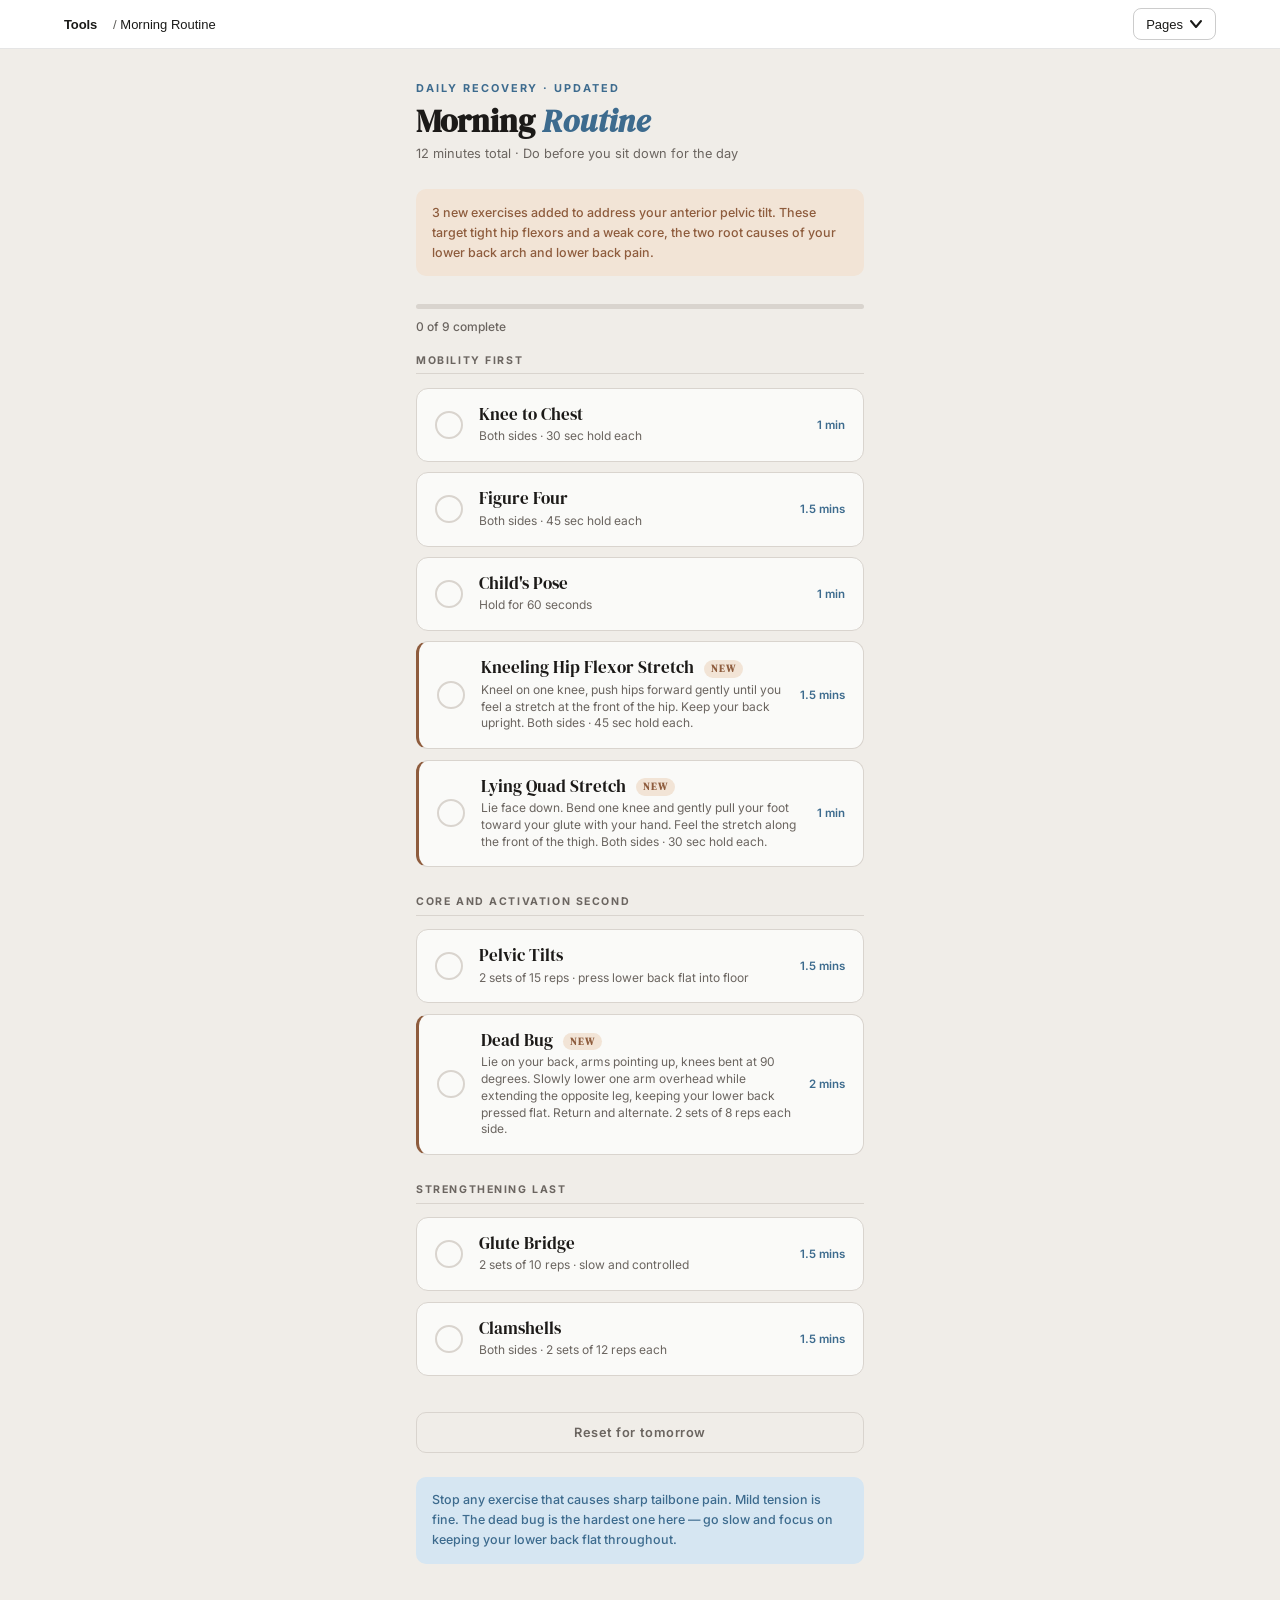
<file: daily_routine_card.html>
<!DOCTYPE html>
<html lang="en">
<head>
<meta charset="UTF-8">
<meta name="viewport" content="width=device-width, initial-scale=1.0">
<title>Morning Routine</title>
<link rel="stylesheet" href="navbar.css">
<style>
  @import url('https://fonts.googleapis.com/css2?family=DM+Serif+Display:ital@0;1&family=Inter:wght@300;400;500;600&display=swap');

  *, *::before, *::after { box-sizing: border-box; margin: 0; padding: 0; }

  :root {
    --bg: #F0EDE8;
    --surface: #FAFAF8;
    --ink: #1C1A18;
    --ink-soft: #6B6560;
    --accent: #3D6B8E;
    --accent-light: #D6E6F2;
    --green: #4A6741;
    --green-light: #E4EDE3;
    --orange: #8E5C3D;
    --orange-light: #F2E4D6;
    --rule: #D9D4CE;
  }

  body {
    background: var(--bg);
    font-family: 'Inter', sans-serif;
    color: var(--ink);
    min-height: 100vh;
  }

  .container {
    max-width: 480px;
    margin: 0 auto;
    padding: 2rem 1rem 3rem;
  }

  header { margin-bottom: 1.75rem; }

  .eyebrow {
    font-size: 0.68rem;
    font-weight: 700;
    letter-spacing: 0.18em;
    text-transform: uppercase;
    color: var(--accent);
    margin-bottom: 0.5rem;
  }

  h1 {
    font-family: 'DM Serif Display', serif;
    font-size: 2rem;
    line-height: 1.15;
    color: var(--ink);
  }

  h1 em { font-style: italic; color: var(--accent); }

  .total-time {
    margin-top: 0.4rem;
    font-size: 0.8rem;
    color: var(--ink-soft);
  }

  .progress-bar-wrap {
    background: var(--rule);
    border-radius: 99px;
    height: 5px;
    margin: 1.25rem 0 0.6rem;
    overflow: hidden;
  }

  .progress-bar-fill {
    height: 100%;
    background: var(--green);
    border-radius: 99px;
    transition: width 0.4s ease;
  }

  .progress-label {
    font-size: 0.75rem;
    color: var(--ink-soft);
    margin-bottom: 1.25rem;
    font-weight: 500;
  }

  .section-label {
    font-size: 0.66rem;
    font-weight: 700;
    letter-spacing: 0.15em;
    text-transform: uppercase;
    color: var(--ink-soft);
    margin-bottom: 0.85rem;
    padding-bottom: 0.4rem;
    border-bottom: 1px solid var(--rule);
  }

  .section-note {
    font-size: 0.73rem;
    color: var(--ink-soft);
    margin-bottom: 0.85rem;
    line-height: 1.5;
    font-style: italic;
  }

  .exercise-list {
    display: flex;
    flex-direction: column;
    gap: 0.65rem;
    margin-bottom: 1.75rem;
  }

  .exercise-card {
    background: var(--surface);
    border: 1px solid var(--rule);
    border-radius: 12px;
    padding: 1rem 1.1rem;
    display: flex;
    align-items: center;
    gap: 1rem;
    cursor: pointer;
    transition: background 0.25s, border-color 0.25s, opacity 0.25s;
    user-select: none;
    -webkit-tap-highlight-color: transparent;
  }

  .exercise-card.done {
    background: var(--green-light);
    border-color: var(--green);
    opacity: 0.72;
  }

  .exercise-card.new-exercise {
    border-left: 3px solid var(--orange);
  }

  .exercise-card.new-exercise.done {
    border-left: 3px solid var(--green);
  }

  .check-circle {
    width: 28px;
    height: 28px;
    border-radius: 50%;
    border: 2px solid var(--rule);
    flex-shrink: 0;
    display: flex;
    align-items: center;
    justify-content: center;
    transition: background 0.2s, border-color 0.2s;
    background: transparent;
  }

  .exercise-card.done .check-circle {
    background: var(--green);
    border-color: var(--green);
  }

  .checkmark { display: none; }
  .exercise-card.done .checkmark { display: block; }

  .exercise-info { flex: 1; }

  .exercise-name {
    font-family: 'DM Serif Display', serif;
    font-size: 1.05rem;
    color: var(--ink);
    line-height: 1.2;
    margin-bottom: 0.2rem;
  }

  .exercise-card.done .exercise-name {
    text-decoration: line-through;
    color: var(--ink-soft);
  }

  .exercise-detail {
    font-size: 0.75rem;
    color: var(--ink-soft);
    line-height: 1.4;
  }

  .new-badge {
    font-size: 0.6rem;
    font-weight: 700;
    letter-spacing: 0.08em;
    text-transform: uppercase;
    color: var(--orange);
    background: var(--orange-light);
    border-radius: 99px;
    padding: 0.15rem 0.45rem;
    margin-left: 0.4rem;
    vertical-align: middle;
  }

  .exercise-time {
    font-size: 0.72rem;
    font-weight: 600;
    color: var(--accent);
    white-space: nowrap;
    flex-shrink: 0;
  }

  .exercise-card.done .exercise-time { color: var(--green); }

  .reset-btn {
    width: 100%;
    margin-top: 0.5rem;
    padding: 0.75rem;
    background: transparent;
    border: 1px solid var(--rule);
    border-radius: 10px;
    font-family: 'Inter', sans-serif;
    font-size: 0.8rem;
    font-weight: 600;
    color: var(--ink-soft);
    cursor: pointer;
    letter-spacing: 0.04em;
    transition: background 0.2s;
  }

  .reset-btn:hover { background: var(--rule); }

  .completion-banner {
    display: none;
    background: var(--green-light);
    border: 1px solid var(--green);
    border-radius: 12px;
    padding: 1rem 1.25rem;
    text-align: center;
    margin-bottom: 1rem;
  }

  .completion-banner.visible { display: block; }

  .completion-banner p {
    font-family: 'DM Serif Display', serif;
    font-size: 1.1rem;
    color: var(--green);
  }

  .completion-banner span {
    font-size: 0.8rem;
    color: var(--ink-soft);
    display: block;
    margin-top: 0.2rem;
    font-family: 'Inter', sans-serif;
  }

  .tip-box {
    background: var(--accent-light);
    border-radius: 10px;
    padding: 0.85rem 1rem;
    font-size: 0.78rem;
    color: var(--accent);
    line-height: 1.6;
    margin-top: 1.5rem;
    font-weight: 500;
  }

  .why-box {
    background: var(--orange-light);
    border-radius: 10px;
    padding: 0.85rem 1rem;
    font-size: 0.78rem;
    color: var(--orange);
    line-height: 1.6;
    margin-bottom: 1.75rem;
    font-weight: 500;
  }
</style>
</head>
<body>
<script src="navbar.js"></script>
<div class="container">

  <header>
    <p class="eyebrow">Daily Recovery · Updated</p>
    <h1>Morning <em>Routine</em></h1>
    <p class="total-time">12 minutes total · Do before you sit down for the day</p>
  </header>

  <div class="why-box">
    3 new exercises added to address your anterior pelvic tilt. These target tight hip flexors and a weak core, the two root causes of your lower back arch and lower back pain.
  </div>

  <div class="progress-bar-wrap">
    <div class="progress-bar-fill" id="progressBar" style="width: 0%"></div>
  </div>
  <p class="progress-label" id="progressLabel">0 of 9 complete</p>

  <div id="completionBanner" class="completion-banner">
    <p>Routine complete.</p>
    <span>Great work. Your body will thank you.</span>
  </div>

  <!-- SECTION 1: MOBILITY -->
  <p class="section-label">Mobility First</p>
  <div class="exercise-list">

    <div class="exercise-card" onclick="toggle(this)">
      <div class="check-circle">
        <svg class="checkmark" width="14" height="14" viewBox="0 0 14 14" fill="none">
          <path d="M2 7L5.5 10.5L12 3.5" stroke="white" stroke-width="2" stroke-linecap="round" stroke-linejoin="round"/>
        </svg>
      </div>
      <div class="exercise-info">
        <p class="exercise-name">Knee to Chest</p>
        <p class="exercise-detail">Both sides · 30 sec hold each</p>
      </div>
      <span class="exercise-time">1 min</span>
    </div>

    <div class="exercise-card" onclick="toggle(this)">
      <div class="check-circle">
        <svg class="checkmark" width="14" height="14" viewBox="0 0 14 14" fill="none">
          <path d="M2 7L5.5 10.5L12 3.5" stroke="white" stroke-width="2" stroke-linecap="round" stroke-linejoin="round"/>
        </svg>
      </div>
      <div class="exercise-info">
        <p class="exercise-name">Figure Four</p>
        <p class="exercise-detail">Both sides · 45 sec hold each</p>
      </div>
      <span class="exercise-time">1.5 mins</span>
    </div>

    <div class="exercise-card" onclick="toggle(this)">
      <div class="check-circle">
        <svg class="checkmark" width="14" height="14" viewBox="0 0 14 14" fill="none">
          <path d="M2 7L5.5 10.5L12 3.5" stroke="white" stroke-width="2" stroke-linecap="round" stroke-linejoin="round"/>
        </svg>
      </div>
      <div class="exercise-info">
        <p class="exercise-name">Child's Pose</p>
        <p class="exercise-detail">Hold for 60 seconds</p>
      </div>
      <span class="exercise-time">1 min</span>
    </div>

    <div class="exercise-card new-exercise" onclick="toggle(this)">
      <div class="check-circle">
        <svg class="checkmark" width="14" height="14" viewBox="0 0 14 14" fill="none">
          <path d="M2 7L5.5 10.5L12 3.5" stroke="white" stroke-width="2" stroke-linecap="round" stroke-linejoin="round"/>
        </svg>
      </div>
      <div class="exercise-info">
        <p class="exercise-name">Kneeling Hip Flexor Stretch <span class="new-badge">New</span></p>
        <p class="exercise-detail">Kneel on one knee, push hips forward gently until you feel a stretch at the front of the hip. Keep your back upright. Both sides · 45 sec hold each.</p>
      </div>
      <span class="exercise-time">1.5 mins</span>
    </div>

    <div class="exercise-card new-exercise" onclick="toggle(this)">
      <div class="check-circle">
        <svg class="checkmark" width="14" height="14" viewBox="0 0 14 14" fill="none">
          <path d="M2 7L5.5 10.5L12 3.5" stroke="white" stroke-width="2" stroke-linecap="round" stroke-linejoin="round"/>
        </svg>
      </div>
      <div class="exercise-info">
        <p class="exercise-name">Lying Quad Stretch <span class="new-badge">New</span></p>
        <p class="exercise-detail">Lie face down. Bend one knee and gently pull your foot toward your glute with your hand. Feel the stretch along the front of the thigh. Both sides · 30 sec hold each.</p>
      </div>
      <span class="exercise-time">1 min</span>
    </div>

  </div>

  <!-- SECTION 2: CORE AND ACTIVATION -->
  <p class="section-label">Core and Activation Second</p>
  <div class="exercise-list">

    <div class="exercise-card" onclick="toggle(this)">
      <div class="check-circle">
        <svg class="checkmark" width="14" height="14" viewBox="0 0 14 14" fill="none">
          <path d="M2 7L5.5 10.5L12 3.5" stroke="white" stroke-width="2" stroke-linecap="round" stroke-linejoin="round"/>
        </svg>
      </div>
      <div class="exercise-info">
        <p class="exercise-name">Pelvic Tilts</p>
        <p class="exercise-detail">2 sets of 15 reps · press lower back flat into floor</p>
      </div>
      <span class="exercise-time">1.5 mins</span>
    </div>

    <div class="exercise-card new-exercise" onclick="toggle(this)">
      <div class="check-circle">
        <svg class="checkmark" width="14" height="14" viewBox="0 0 14 14" fill="none">
          <path d="M2 7L5.5 10.5L12 3.5" stroke="white" stroke-width="2" stroke-linecap="round" stroke-linejoin="round"/>
        </svg>
      </div>
      <div class="exercise-info">
        <p class="exercise-name">Dead Bug <span class="new-badge">New</span></p>
        <p class="exercise-detail">Lie on your back, arms pointing up, knees bent at 90 degrees. Slowly lower one arm overhead while extending the opposite leg, keeping your lower back pressed flat. Return and alternate. 2 sets of 8 reps each side.</p>
      </div>
      <span class="exercise-time">2 mins</span>
    </div>

  </div>

  <!-- SECTION 3: STRENGTHENING -->
  <p class="section-label">Strengthening Last</p>
  <div class="exercise-list">

    <div class="exercise-card" onclick="toggle(this)">
      <div class="check-circle">
        <svg class="checkmark" width="14" height="14" viewBox="0 0 14 14" fill="none">
          <path d="M2 7L5.5 10.5L12 3.5" stroke="white" stroke-width="2" stroke-linecap="round" stroke-linejoin="round"/>
        </svg>
      </div>
      <div class="exercise-info">
        <p class="exercise-name">Glute Bridge</p>
        <p class="exercise-detail">2 sets of 10 reps · slow and controlled</p>
      </div>
      <span class="exercise-time">1.5 mins</span>
    </div>

    <div class="exercise-card" onclick="toggle(this)">
      <div class="check-circle">
        <svg class="checkmark" width="14" height="14" viewBox="0 0 14 14" fill="none">
          <path d="M2 7L5.5 10.5L12 3.5" stroke="white" stroke-width="2" stroke-linecap="round" stroke-linejoin="round"/>
        </svg>
      </div>
      <div class="exercise-info">
        <p class="exercise-name">Clamshells</p>
        <p class="exercise-detail">Both sides · 2 sets of 12 reps each</p>
      </div>
      <span class="exercise-time">1.5 mins</span>
    </div>

  </div>

  <button class="reset-btn" onclick="resetAll()">Reset for tomorrow</button>

  <div class="tip-box">
    Stop any exercise that causes sharp tailbone pain. Mild tension is fine. The dead bug is the hardest one here — go slow and focus on keeping your lower back flat throughout.
  </div>

</div>

<script>
  const cards = document.querySelectorAll('.exercise-card');
  const total = cards.length;

  function toggle(card) {
    card.classList.toggle('done');
    updateProgress();
  }

  function updateProgress() {
    const done = document.querySelectorAll('.exercise-card.done').length;
    const pct = Math.round((done / total) * 100);
    document.getElementById('progressBar').style.width = pct + '%';
    document.getElementById('progressLabel').textContent = done + ' of ' + total + ' complete';
    document.getElementById('completionBanner').classList.toggle('visible', done === total);
  }

  function resetAll() {
    cards.forEach(c => c.classList.remove('done'));
    updateProgress();
  }
</script>
</body>
</html>
</file>
<file: navbar.css>
/* Shared navbar */
#ct-navbar {
  position: sticky;
  top: 0;
  z-index: 1000;
  background: #ffffff;
  border-bottom: 1px solid rgba(0,0,0,0.10);
  font-family: -apple-system, BlinkMacSystemFont, 'Segoe UI', sans-serif;
  -webkit-font-smoothing: antialiased;
}

#ct-navbar .ct-nav-inner {
  display: flex;
  align-items: center;
  max-width: 1200px;
  margin: 0 auto;
  padding: 0 1.5rem;
  height: 48px;
  gap: 1rem;
}

/* Brand */
#ct-navbar .ct-nav-brand {
  font-size: 13px;
  font-weight: 600;
  color: #1a1a18;
  text-decoration: none;
  letter-spacing: -0.01em;
  white-space: nowrap;
  flex-shrink: 0;
}
#ct-navbar .ct-nav-brand:hover { color: #1D9E75; }

/* Active page label — shown between brand and dropdown button */
#ct-navbar .ct-nav-current {
  font-size: 13px;
  color: #5f5e5a;
  flex: 1;
  overflow: hidden;
  text-overflow: ellipsis;
  white-space: nowrap;
}

#ct-navbar .ct-nav-current span {
  color: #1a1a18;
  font-weight: 500;
}

/* Dropdown trigger button */
#ct-navbar .ct-nav-toggle {
  display: flex;
  align-items: center;
  gap: 6px;
  padding: 0 12px;
  height: 32px;
  border: 0.5px solid rgba(0,0,0,0.20);
  border-radius: 8px;
  background: transparent;
  font-family: inherit;
  font-size: 13px;
  font-weight: 500;
  color: #1a1a18;
  cursor: pointer;
  white-space: nowrap;
  flex-shrink: 0;
  -webkit-tap-highlight-color: transparent;
  transition: background 0.12s, border-color 0.12s;
}
#ct-navbar .ct-nav-toggle:hover { background: #f5f5f3; }
#ct-navbar .ct-nav-toggle[aria-expanded="true"] {
  background: #f5f5f3;
  border-color: rgba(0,0,0,0.30);
}

.ct-nav-toggle-chevron {
  width: 14px;
  height: 14px;
  display: block;
  transition: transform 0.2s;
}
#ct-navbar .ct-nav-toggle[aria-expanded="true"] .ct-nav-toggle-chevron {
  transform: rotate(180deg);
}

/* Dropdown menu */
#ct-nav-dropdown {
  position: fixed;
  top: 49px; /* just below the navbar */
  right: 1.5rem;
  min-width: 220px;
  background: #ffffff;
  border: 0.5px solid rgba(0,0,0,0.14);
  border-radius: 12px;
  box-shadow: 0 8px 32px rgba(0,0,0,0.12), 0 2px 8px rgba(0,0,0,0.06);
  padding: 6px;
  z-index: 999;
  /* Animation */
  opacity: 0;
  transform: translateY(-6px);
  pointer-events: none;
  transition: opacity 0.15s, transform 0.15s;
}

#ct-nav-dropdown.ct-open {
  opacity: 1;
  transform: translateY(0);
  pointer-events: auto;
}

#ct-nav-dropdown a {
  display: flex;
  align-items: center;
  justify-content: space-between;
  padding: 9px 12px;
  border-radius: 7px;
  font-size: 13px;
  font-weight: 400;
  color: #5f5e5a;
  text-decoration: none;
  transition: background 0.1s, color 0.1s;
}
#ct-nav-dropdown a:hover { background: #f5f5f3; color: #1a1a18; }

#ct-nav-dropdown a.ct-active {
  color: #1D9E75;
  font-weight: 500;
}
#ct-nav-dropdown a.ct-active::after {
  content: '';
  width: 6px;
  height: 6px;
  border-radius: 50%;
  background: #1D9E75;
  flex-shrink: 0;
}

/* Backdrop to close on outside click */
#ct-nav-backdrop {
  display: none;
  position: fixed;
  inset: 0;
  z-index: 998;
}
#ct-nav-backdrop.ct-open { display: block; }
</file>
<file: styles.css>
/* ─── Shared design system ───────────────────────────────────────────────── */

*, *::before, *::after { box-sizing: border-box; margin: 0; padding: 0; }

:root {
  --color-background-primary:   #ffffff;
  --color-background-secondary: #f5f5f3;
  --color-background-tertiary:  #eeece6;
  --color-text-primary:         #1a1a18;
  --color-text-secondary:       #5f5e5a;
  --color-text-tertiary:        #888780;
  --color-border-tertiary:      rgba(0,0,0,0.12);
  --color-border-secondary:     rgba(0,0,0,0.22);
  --color-accent:               #1D9E75;
  --color-accent-bg:            #E1F5EE;
  --color-accent-text:          #0F6E56;
  --color-blue:                 #185FA5;
  --color-blue-bg:              #E6F1FB;
  --color-amber:                #BA7517;
  --color-amber-bg:             #FAEEDA;
  --color-amber-text:           #633806;
  --color-red:                  #A32D2D;
  --color-red-bg:               #FCEBEB;
  --font-sans: -apple-system, BlinkMacSystemFont, 'Segoe UI', sans-serif;
  --radius-sm: 6px;
  --radius-md: 8px;
  --radius-lg: 12px;
  --radius-xl: 16px;
}

@media (prefers-color-scheme: dark) {
  :root {
    --color-background-primary:   #1e1e1c;
    --color-background-secondary: #2a2a27;
    --color-background-tertiary:  #323230;
    --color-text-primary:         #f0ede6;
    --color-text-secondary:       #b4b2a9;
    --color-text-tertiary:        #888780;
    --color-border-tertiary:      rgba(255,255,255,0.10);
    --color-border-secondary:     rgba(255,255,255,0.18);
    --color-accent-bg:            rgba(29,158,117,0.15);
    --color-accent-text:          #3ecfa0;
    --color-blue-bg:              rgba(24,95,165,0.15);
    --color-amber-bg:             rgba(250,238,218,0.10);
    --color-amber-text:           #e8b060;
    --color-red-bg:               rgba(252,235,235,0.08);
  }
}

/* ─── Base ───────────────────────────────────────────────────────────────── */

body {
  font-family: var(--font-sans);
  background: var(--color-background-tertiary);
  color: var(--color-text-primary);
  min-height: 100vh;
  -webkit-font-smoothing: antialiased;
}

.sr-only {
  position: absolute; width: 1px; height: 1px;
  padding: 0; margin: -1px; overflow: hidden;
  clip: rect(0,0,0,0); border: 0;
}

/* ─── Page shell ─────────────────────────────────────────────────────────── */

.page {
  max-width: 980px;
  margin: 0 auto;
  padding: 2rem 1.5rem;
}

.page-header { margin-bottom: 2rem; }

.page-title {
  font-size: 22px;
  font-weight: 500;
  color: var(--color-text-primary);
  margin-bottom: 4px;
}

.page-sub {
  font-size: 14px;
  color: var(--color-text-secondary);
  line-height: 1.6;
}

/* ─── Sidebar + results layout ───────────────────────────────────────────── */

.layout {
  display: grid;
  grid-template-columns: 320px 1fr;
  gap: 24px;
  align-items: start;
}

@media (max-width: 720px) {
  .layout { grid-template-columns: 1fr; }

  /* Mobile tab switching — JS adds/removes these */
  .panel.ct-mobile-hidden,
  .results-col.ct-mobile-hidden { display: none !important; }

  /* Extra bottom padding so content isn't hidden behind the tab bar */
  .page { padding-bottom: 80px; }

  /* Unstick the sidebar on mobile so it scrolls naturally */
  .panel { position: static; }
}

/* ─── Mobile tab bar ─────────────────────────────────────────────────────── */

#ct-tab-bar {
  display: none; /* shown only on mobile via JS */
  position: fixed;
  bottom: 0;
  left: 0;
  right: 0;
  z-index: 999;
  background: var(--color-background-primary);
  border-top: 0.5px solid var(--color-border-tertiary);
  height: 60px;
  padding: 0 1rem env(safe-area-inset-bottom, 0);
  align-items: center;
  justify-content: center;
  gap: 8px;
}

.ct-tab {
  flex: 1;
  max-width: 200px;
  height: 40px;
  border: 0.5px solid var(--color-border-secondary);
  border-radius: 10px;
  background: transparent;
  font-family: var(--font-sans);
  font-size: 13px;
  font-weight: 500;
  color: var(--color-text-secondary);
  cursor: pointer;
  display: flex;
  align-items: center;
  justify-content: center;
  gap: 6px;
  transition: background 0.15s, color 0.15s, border-color 0.15s;
  -webkit-tap-highlight-color: transparent;
}

.ct-tab.ct-tab-active {
  background: var(--color-accent);
  border-color: var(--color-accent);
  color: #fff;
}

.results-col {
  display: flex;
  flex-direction: column;
  gap: 16px;
}

/* ─── Sidebar panel ──────────────────────────────────────────────────────── */

.panel {
  background: var(--color-background-primary);
  border: 0.5px solid var(--color-border-tertiary);
  border-radius: var(--radius-xl);
  padding: 1.5rem;
  position: sticky;
  top: 60px; /* clears navbar */
}

.panel-title {
  font-size: 12px;
  font-weight: 500;
  letter-spacing: 0.07em;
  text-transform: uppercase;
  color: var(--color-text-tertiary);
  margin-bottom: 1.25rem;
}

/* ─── Section label ──────────────────────────────────────────────────────── */

.section-label {
  font-size: 11px;
  font-weight: 500;
  letter-spacing: 0.07em;
  text-transform: uppercase;
  color: var(--color-text-tertiary);
  margin-bottom: 0.875rem;
  padding-bottom: 0.5rem;
  border-bottom: 0.5px solid var(--color-border-tertiary);
}

/* ─── Control inputs ─────────────────────────────────────────────────────── */

.ctrl { margin-bottom: 1.1rem; }

.ctrl-row {
  display: flex;
  justify-content: space-between;
  align-items: baseline;
  margin-bottom: 5px;
}

.ctrl-label {
  font-size: 13px;
  color: var(--color-text-secondary);
}

.ctrl-value {
  font-size: 14px;
  font-weight: 500;
  color: var(--color-text-primary);
}

.ctrl-hint {
  font-size: 11px;
  color: var(--color-text-tertiary);
  margin-top: 3px;
}

input[type=range] {
  width: 100%;
  accent-color: var(--color-accent);
  cursor: pointer;
}

/* ─── Pill ───────────────────────────────────────────────────────────────── */

.pill {
  display: inline-flex;
  align-items: center;
  gap: 5px;
  font-size: 11px;
  font-weight: 500;
  padding: 2px 8px;
  border-radius: 99px;
  margin-top: 4px;
}

.pill-amber { background: var(--color-amber-bg); color: var(--color-amber-text); }
.pill-green { background: var(--color-accent-bg); color: var(--color-accent-text); }
.pill-red   { background: var(--color-red-bg);   color: var(--color-red); }

/* ─── Divider ────────────────────────────────────────────────────────────── */

.divider {
  height: 0.5px;
  background: var(--color-border-tertiary);
  margin: 1rem 0;
}

/* ─── Color utilities ────────────────────────────────────────────────────── */

.green  { color: var(--color-accent); }
.tgreen { color: var(--color-accent-text); }
.red    { color: var(--color-red); }
.blue   { color: var(--color-blue); }
.amber  { color: var(--color-amber); }
.muted  { color: var(--color-text-tertiary); }

/* ─── Generic card ───────────────────────────────────────────────────────── */

.card {
  background: var(--color-background-primary);
  border: 0.5px solid var(--color-border-tertiary);
  border-radius: var(--radius-xl);
  padding: 1.25rem 1.5rem;
}

/* ─── Compare card (two-column breakdown) ────────────────────────────────── */

.compare-card { composes: card; }

.compare-grid {
  display: grid;
  grid-template-columns: 1fr 1fr;
  gap: 0;
}

.compare-col { padding: 0 1rem; }
.compare-col:first-child { padding-left: 0; border-right: 0.5px solid var(--color-border-tertiary); }
.compare-col:last-child  { padding-right: 0; }

@media (max-width: 520px) {
  .compare-grid { grid-template-columns: 1fr; gap: 1.25rem; }
  .compare-col  { padding: 0; }
  .compare-col:first-child { border-right: none; border-bottom: 0.5px solid var(--color-border-tertiary); padding-bottom: 1.25rem; }
}

.compare-tag {
  display: flex;
  align-items: center;
  gap: 6px;
  font-size: 11px;
  font-weight: 500;
  letter-spacing: 0.07em;
  text-transform: uppercase;
  color: var(--color-text-tertiary);
  margin-bottom: 0.5rem;
}

.compare-tag .dot { width: 8px; height: 8px; border-radius: 99px; flex-shrink: 0; }

.compare-number {
  font-size: 26px;
  font-weight: 500;
  line-height: 1.1;
  margin-bottom: 0.25rem;
  letter-spacing: -0.01em;
}

.compare-caption {
  font-size: 12px;
  color: var(--color-text-tertiary);
  margin-bottom: 0.875rem;
}

.compare-row {
  display: flex;
  justify-content: space-between;
  padding: 5px 0;
  font-size: 12.5px;
  border-top: 0.5px solid var(--color-border-tertiary);
}

.compare-row:first-of-type { border-top: none; padding-top: 0; }
.compare-row .lbl { color: var(--color-text-secondary); }
.compare-row .val { color: var(--color-text-primary); font-weight: 500; text-align: right; }

/* ─── Breakdown rows (used in affordability calc) ────────────────────────── */

.breakdown-rows {
  margin-top: 12px;
  border-top: 0.5px solid var(--color-border-tertiary);
  padding-top: 10px;
}

.br-row {
  display: flex;
  justify-content: space-between;
  align-items: center;
  padding: 5px 0;
}

.br-label { font-size: 13px; color: var(--color-text-secondary); }
.br-val   { font-size: 13px; font-weight: 500; color: var(--color-text-primary); }

.br-total {
  display: flex;
  justify-content: space-between;
  align-items: center;
  padding-top: 10px;
  border-top: 0.5px solid var(--color-border-tertiary);
  margin-top: 4px;
}

.br-total-label { font-size: 14px; font-weight: 500; color: var(--color-text-primary); }
.br-total-val   { font-size: 16px; font-weight: 500; color: var(--color-text-primary); }

/* ─── Tag icon (colored square) ──────────────────────────────────────────── */

.tag-icon {
  width: 26px;
  height: 26px;
  border-radius: 8px;
  display: flex;
  align-items: center;
  justify-content: center;
  font-size: 14px;
  flex-shrink: 0;
}

.tag-icon-green  { background: var(--color-accent-bg);  color: var(--color-accent-text); }
.tag-icon-blue   { background: var(--color-blue-bg);    color: var(--color-blue); }
.tag-icon-amber  { background: var(--color-amber-bg);   color: var(--color-amber); }
.tag-icon-purple { background: #EEEDFE; color: #534AB7; }

/* ─── Two-stat grid ──────────────────────────────────────────────────────── */

.two-stat {
  display: grid;
  grid-template-columns: 1fr 1fr;
  gap: 12px;
  margin-top: 4px;
}

.stat-label {
  font-size: 11px;
  color: var(--color-text-tertiary);
  text-transform: uppercase;
  letter-spacing: 0.06em;
  margin-bottom: 4px;
}

.stat-val {
  font-size: 22px;
  font-weight: 500;
  color: var(--color-text-primary);
}

.stat-sub { font-size: 12px; color: var(--color-text-tertiary); }

/* ─── Progress bar ───────────────────────────────────────────────────────── */

.progress-wrap {
  margin: 12px 0 6px;
  height: 5px;
  background: var(--color-background-secondary);
  border-radius: 3px;
  overflow: hidden;
}

.progress-fill {
  height: 100%;
  border-radius: 3px;
  transition: width 0.2s, background 0.2s;
}

.progress-labels {
  display: flex;
  justify-content: space-between;
  font-size: 11px;
  color: var(--color-text-tertiary);
}

/* ─── Card tag row (icon + label) ────────────────────────────────────────── */

.card-tag-row {
  display: flex;
  align-items: center;
  gap: 8px;
  margin-bottom: 12px;
}

.card-tag {
  font-size: 11px;
  font-weight: 500;
  letter-spacing: 0.08em;
  text-transform: uppercase;
  color: var(--color-text-tertiary);
}

.card-big-val {
  font-size: 36px;
  font-weight: 500;
  line-height: 1;
  margin-bottom: 4px;
}

.card-footnote {
  display: flex;
  justify-content: space-between;
  align-items: center;
  font-size: 12px;
  color: var(--color-text-tertiary);
  margin-top: 8px;
}

/* ─── Hero summary card ──────────────────────────────────────────────────── */

.hero-card {
  background: var(--color-background-primary);
  border: 0.5px solid var(--color-border-tertiary);
  border-radius: var(--radius-xl);
  padding: 1.5rem 1.75rem;
}

.hero-card.h-wait    { border-top: 3px solid var(--color-accent); }
.hero-card.h-neutral { border-top: 3px solid #EF9F27; }
.hero-card.h-buy     { border-top: 3px solid var(--color-blue); }

.hero-eyebrow {
  font-size: 11px;
  font-weight: 500;
  letter-spacing: 0.08em;
  text-transform: uppercase;
  color: var(--color-text-tertiary);
  margin-bottom: 0.5rem;
}

.hero-number {
  font-size: 42px;
  font-weight: 500;
  line-height: 1;
  letter-spacing: -0.01em;
  margin-bottom: 0.5rem;
}

.hero-headline {
  font-size: 15px;
  font-weight: 500;
  color: var(--color-text-primary);
  margin-bottom: 0.5rem;
  line-height: 1.45;
}

.hero-explainer {
  font-size: 13px;
  color: var(--color-text-secondary);
  line-height: 1.65;
}

/* ─── Chart card ─────────────────────────────────────────────────────────── */

.chart-card {
  background: var(--color-background-primary);
  border: 0.5px solid var(--color-border-tertiary);
  border-radius: var(--radius-xl);
  padding: 1.25rem 1.5rem;
}

.chart-header {
  display: flex;
  justify-content: space-between;
  align-items: center;
  margin-bottom: 0.25rem;
  flex-wrap: wrap;
  gap: 8px;
}

.chart-title { font-size: 13px; font-weight: 500; color: var(--color-text-primary); }
.chart-sub   { font-size: 11px; color: var(--color-text-tertiary); margin-bottom: 1rem; }

.legend { display: flex; gap: 16px; flex-wrap: wrap; }

.legend-item {
  display: flex;
  align-items: center;
  gap: 6px;
  font-size: 12px;
  color: var(--color-text-secondary);
}

.legend-line { width: 18px; height: 2.5px; flex-shrink: 0; }
</file>
